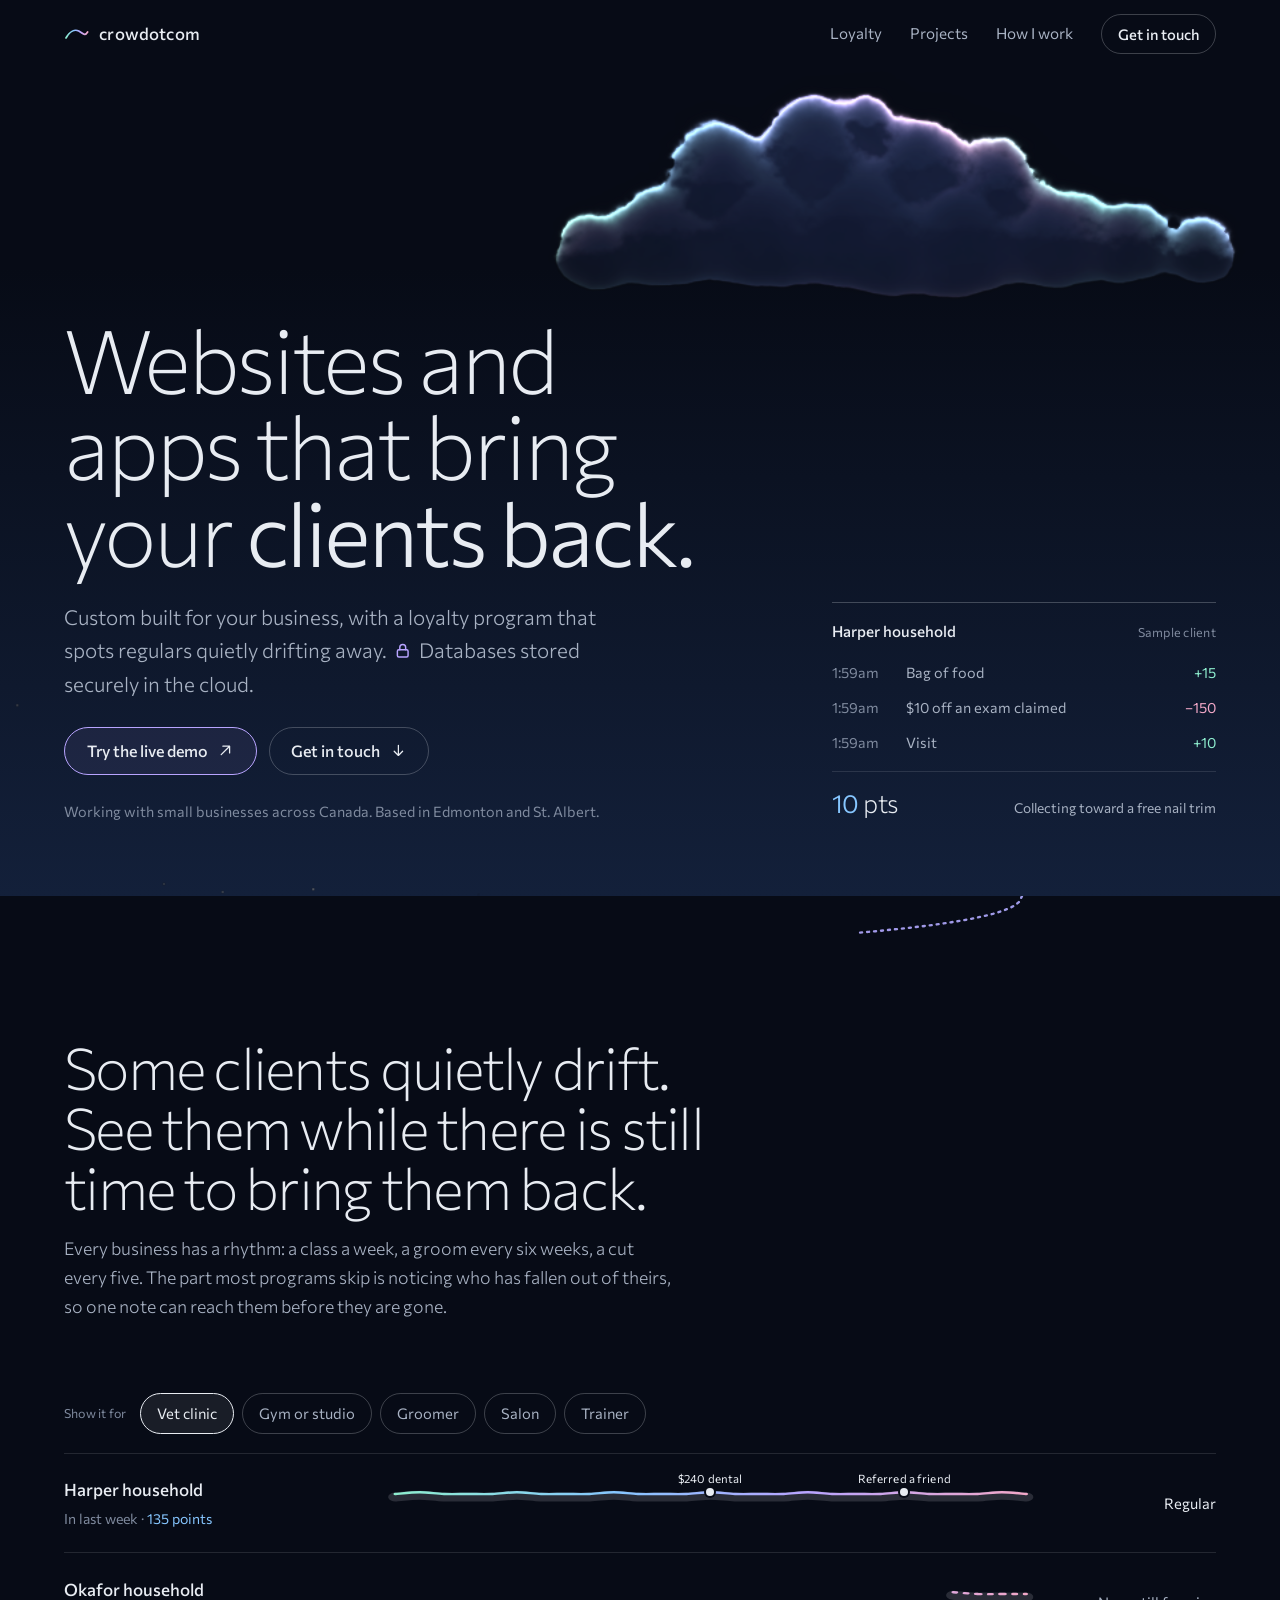
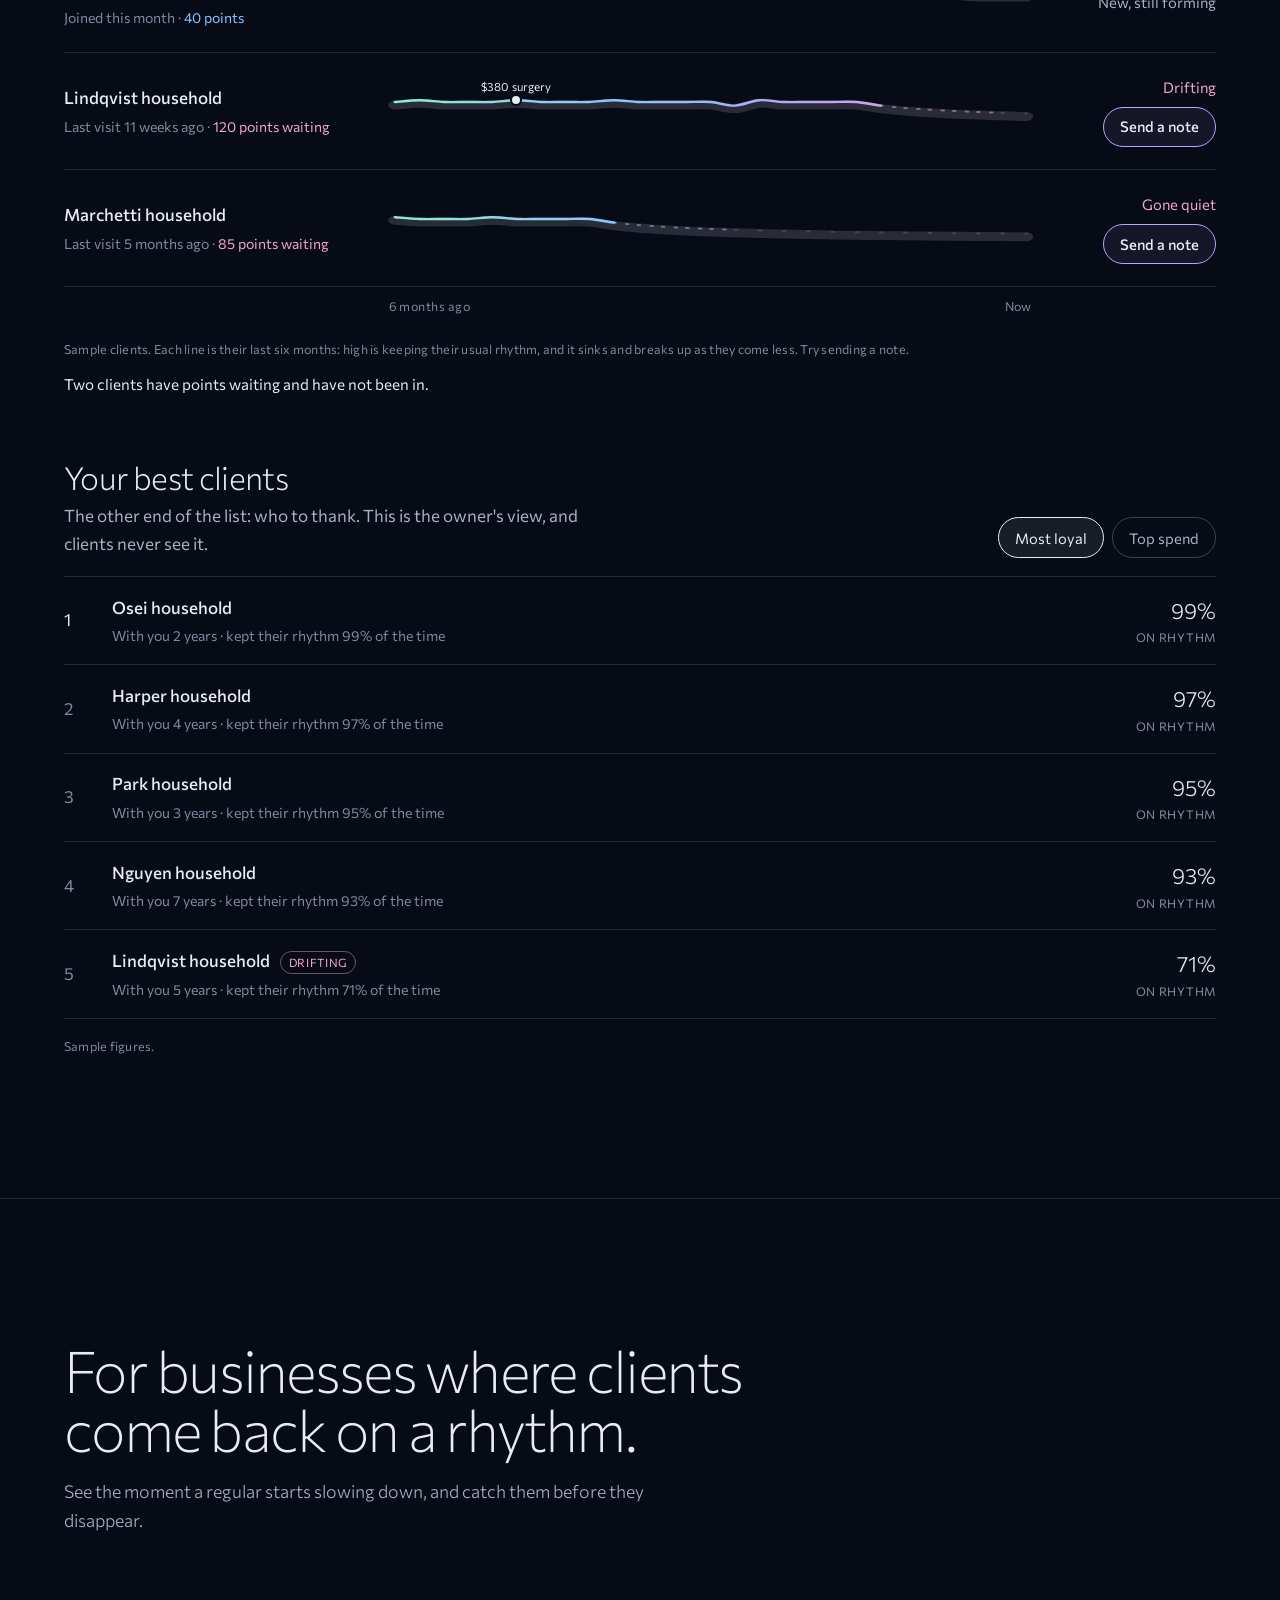
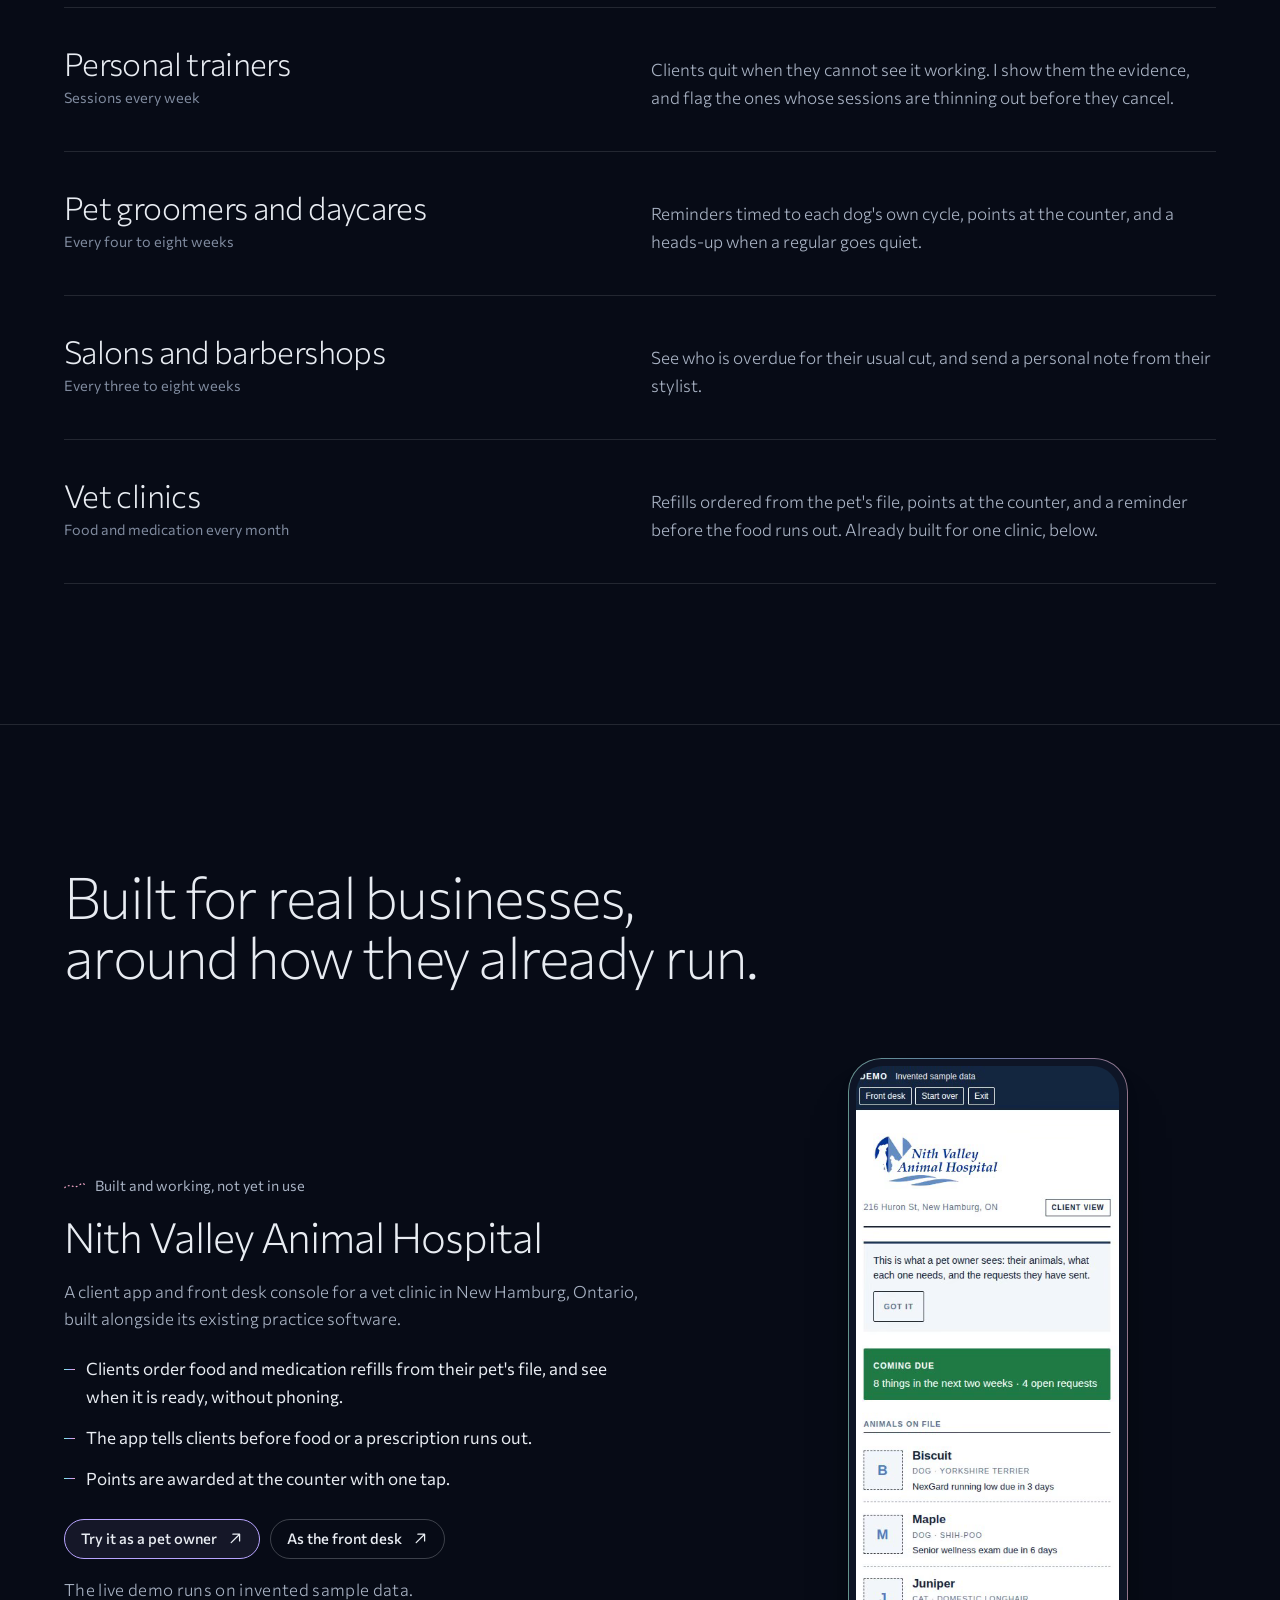
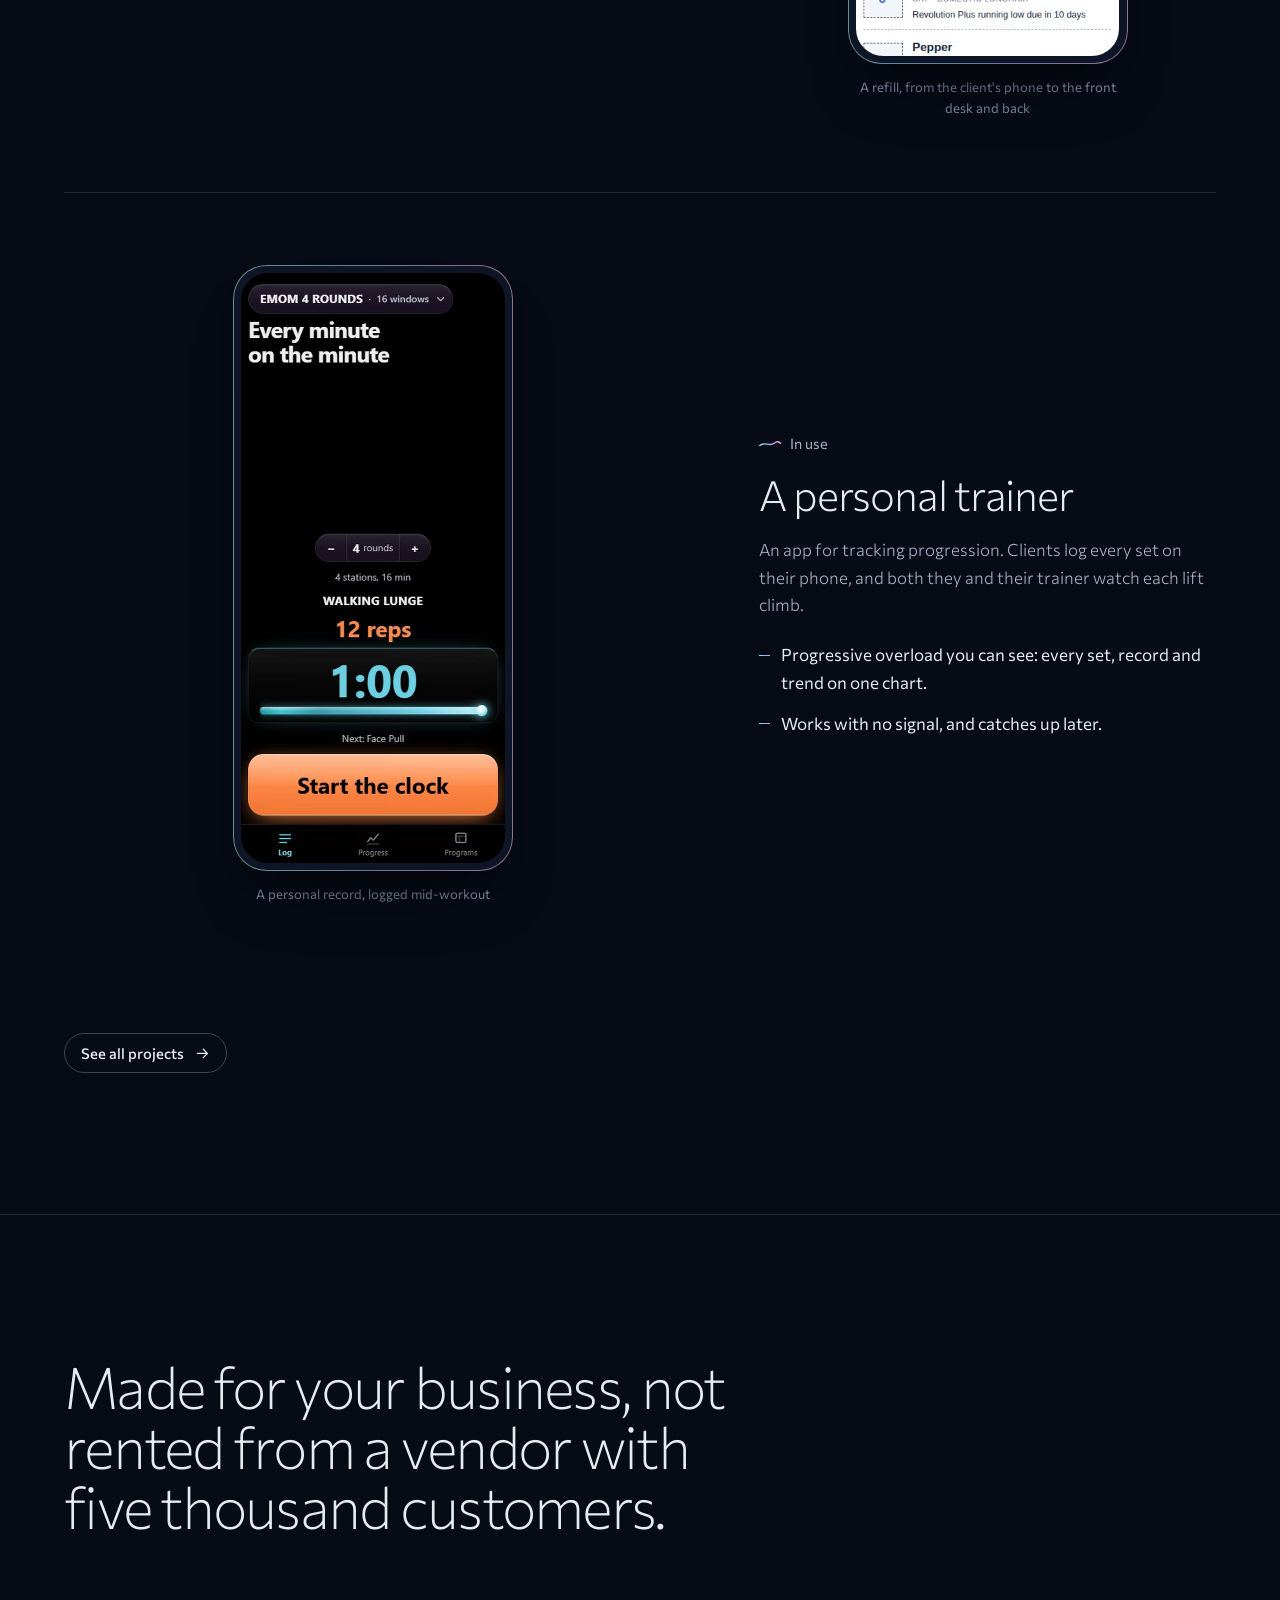
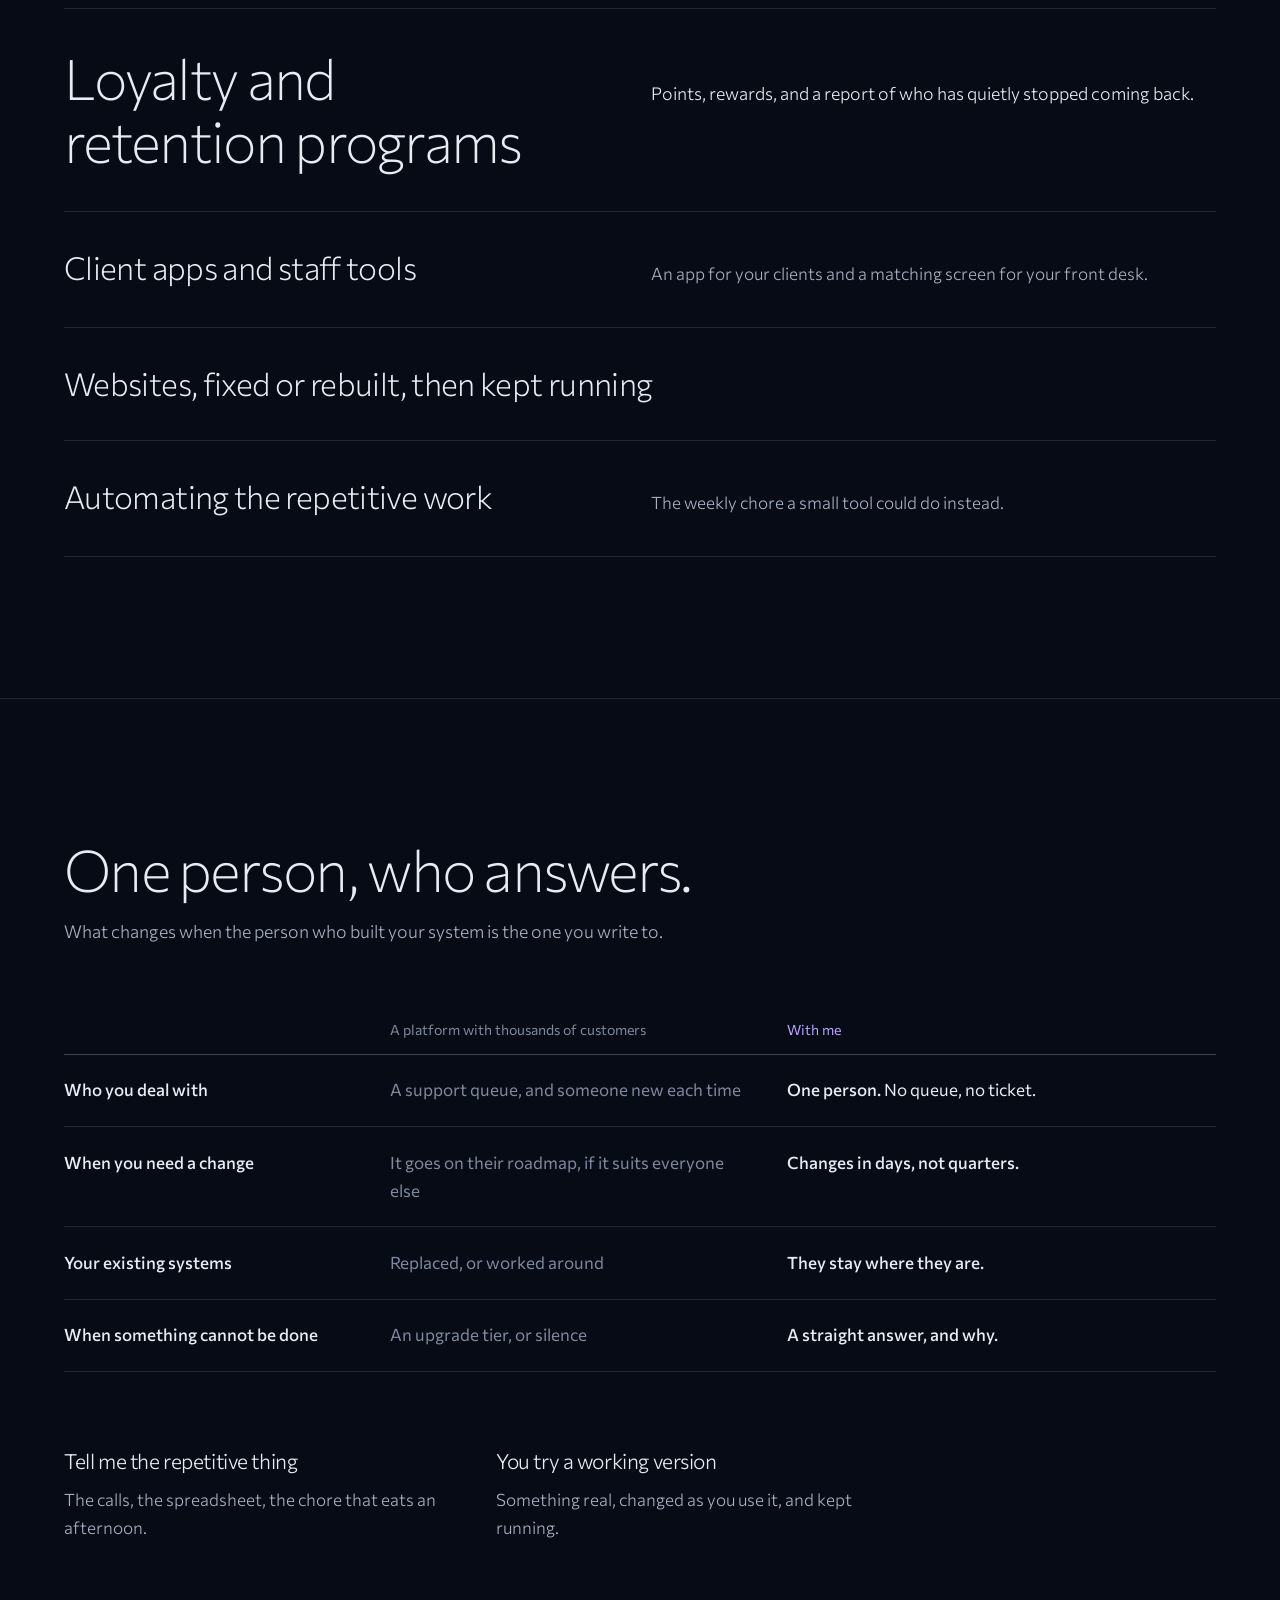
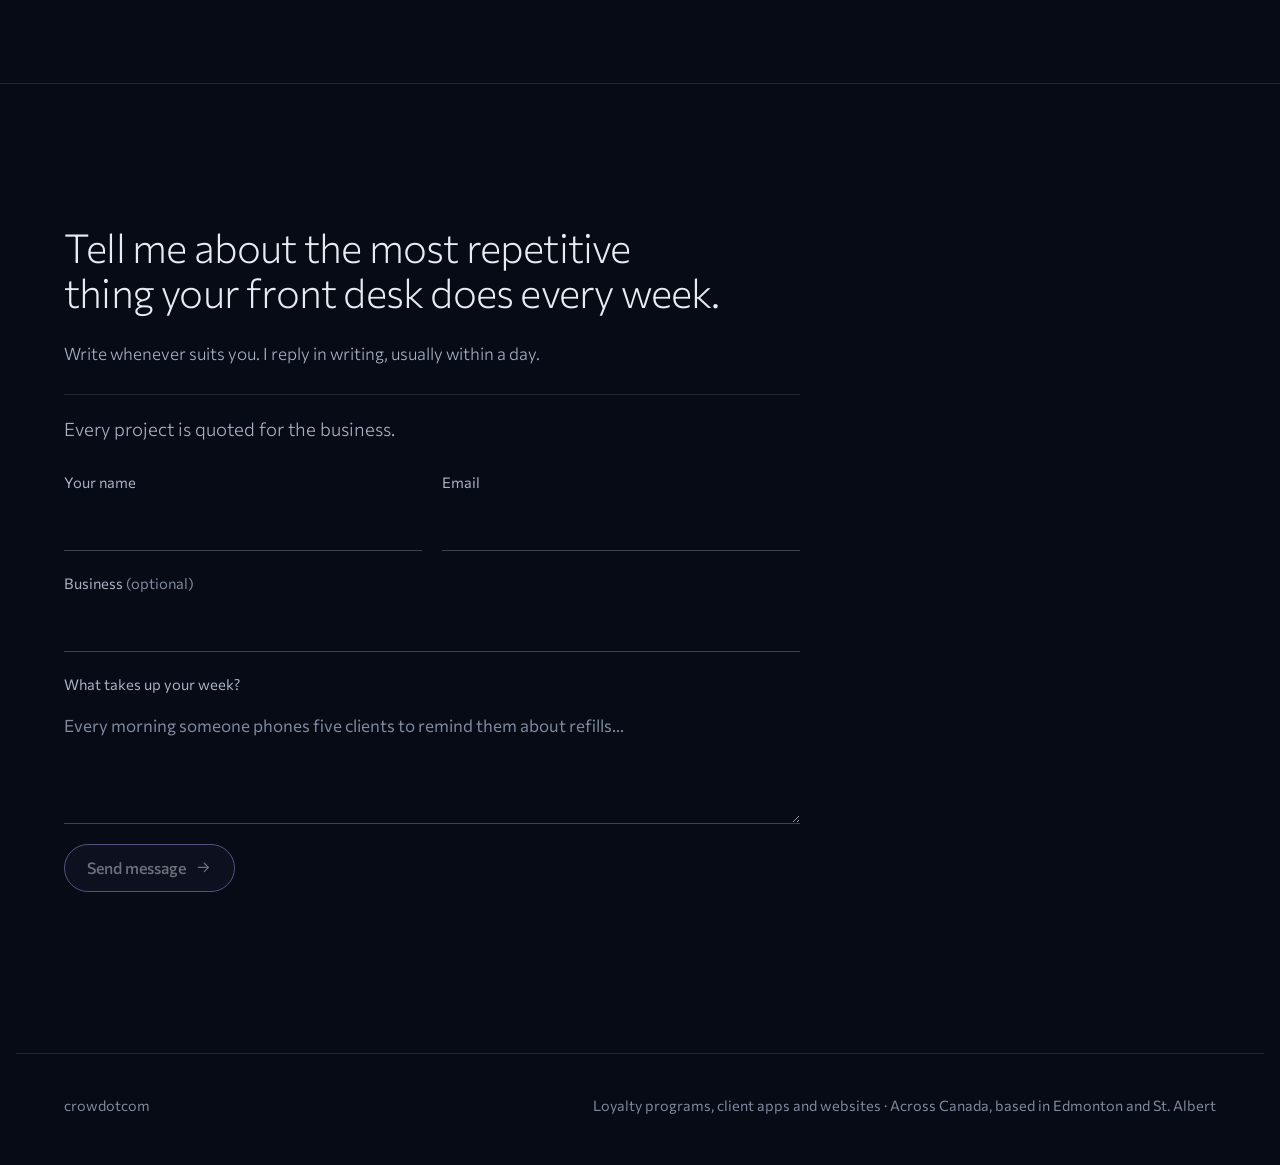
<file: index.html>
<!doctype html>
<html lang="en">
<head>
<meta charset="utf-8">
<meta name="viewport" content="width=device-width, initial-scale=1, viewport-fit=cover">
<title>crowdotcom</title>
<meta name="description" content="Loyalty programs, client apps and websites for small businesses across Canada, built and run by one person in Edmonton and St. Albert, Alberta.">
<meta name="theme-color" content="#070b16">
<link rel="stylesheet" href="assets/site.css">
</head>
<body>

<svg width="0" height="0" style="position:absolute" aria-hidden="true" focusable="false">
  <defs>
    <linearGradient id="spectrum" x1="0" x2="1" y1="0" y2="0">
      <stop offset="0" stop-color="#8eeecf"/>
      <stop offset=".35" stop-color="#86c6ff"/>
      <stop offset=".65" stop-color="#b8a4ff"/>
      <stop offset="1" stop-color="#f3a8c8"/>
    </linearGradient>
    <!-- The timeline lines take the spectrum across the whole six months rather than across their
         own drawn extent: a flat line has no height to spread a gradient over and would vanish,
         and pinned to the timeline the colour itself reads as time, mint long ago, rose now. -->
    <linearGradient id="spectrum-line" gradientUnits="userSpaceOnUse" x1="4" x2="396" y1="0" y2="0">
      <stop offset="0" stop-color="#8eeecf"/>
      <stop offset=".35" stop-color="#86c6ff"/>
      <stop offset=".65" stop-color="#b8a4ff"/>
      <stop offset="1" stop-color="#f3a8c8"/>
    </linearGradient>
    <symbol id="i-arrow" viewBox="0 0 20 20"><path d="M4 10h11M11 5l5 5-5 5" fill="none" stroke="currentColor" stroke-width="1.5" stroke-linecap="round" stroke-linejoin="round"/></symbol>
    <symbol id="i-out" viewBox="0 0 20 20"><path d="M7 5h8v8M15 5 5 15" fill="none" stroke="currentColor" stroke-width="1.5" stroke-linecap="round" stroke-linejoin="round"/></symbol>
    <symbol id="i-lock" viewBox="0 0 20 20"><rect x="4.5" y="9" width="11" height="7.5" rx="1.5" fill="none" stroke="currentColor" stroke-width="1.5"/><path d="M7 9V6.5a3 3 0 0 1 6 0V9" fill="none" stroke="currentColor" stroke-width="1.5" stroke-linecap="round"/></symbol>
    <symbol id="i-down" viewBox="0 0 20 20"><path d="M10 4v11M5 11l5 5 5-5" fill="none" stroke="currentColor" stroke-width="1.5" stroke-linecap="round" stroke-linejoin="round"/></symbol>
  </defs>
</svg>


<header class="top" id="top-bar">
  <div class="wrap">
    <a class="brand" href="#top">
      <svg viewBox="0 0 26 16" aria-hidden="true"><path d="M2 12c4-7 9-9 13-7s6 6 9 1" fill="none" stroke="url(#spectrum)" stroke-width="1.8" stroke-linecap="round"/></svg>
      <span data-brand>crowdotcom</span>
    </a>
    <nav class="nav" aria-label="Sections">
      <a href="#drifting">Loyalty</a>
      <a href="projects.html">Projects</a>
      <a href="#how">How I work</a>
      <a class="act small" href="#contact">Get in touch</a>
    </nav>
  </div>
</header>

<svg class="thread" id="thread" aria-hidden="true" focusable="false">
  <defs>
    <!-- The spectrum again, but running down the page and repeating, so the fringe turns through
         mint, ice, violet and rose as it is followed. -->
    <linearGradient id="thread-spectrum" gradientUnits="userSpaceOnUse" x1="0" y1="0" x2="0" y2="1800" spreadMethod="repeat">
      <stop offset="0" stop-color="#8eeecf"/>
      <stop offset=".3" stop-color="#86c6ff"/>
      <stop offset=".55" stop-color="#b8a4ff"/>
      <stop offset=".8" stop-color="#f3a8c8"/>
      <stop offset="1" stop-color="#8eeecf"/>
    </linearGradient>
  </defs>
  <path class="body"/>
  <path class="fringe" stroke="url(#thread-spectrum)" transform="translate(-2 -2)"/>
  <path class="forming" stroke="url(#thread-spectrum)" transform="translate(-2 -2)"/>
</svg>

<main id="top">

  <section class="sky" aria-labelledby="hero-title">
    <canvas id="sky" aria-hidden="true"></canvas>
    <div class="wrap">
      <div class="hero-copy">
        <h1 id="hero-title">Websites and apps that bring your <em>clients back.</em></h1>
        <p class="lede">Custom built for your business, with a loyalty program that spots regulars quietly drifting away. <span class="secure"><svg aria-hidden="true"><use href="#i-lock"/></svg>Databases</span> stored securely in the&nbsp;cloud.</p>
        <div class="actions">
          <a class="act primary" href="https://crowdotwave.github.io/nith-valley-app/?demo=client" target="_blank" rel="noopener">Try the live demo <svg aria-hidden="true"><use href="#i-out"/></svg></a>
          <a class="act" href="#contact">Get in touch <svg aria-hidden="true"><use href="#i-down"/></svg></a>
        </div>
        <p class="where">Working with small businesses across Canada. Based in Edmonton and St. Albert.</p>
      </div>

      <aside class="observe" aria-label="A sample client's points history">
        <div class="observe-head"><b>Harper household</b><span class="sample">Sample client</span></div>
        <ul class="log" id="log" aria-live="polite">
          <li><span class="when">Aug 26</span><span>Annual exam</span><span class="pts">+25</span></li>
          <li><span class="when">Sep 05</span><span>Bag of food</span><span class="pts">+15</span></li>
          <li><span class="when">Sep 14</span><span>Prescription refill</span><span class="pts">+10</span></li>
        </ul>
        <div class="observe-foot"><span class="total"><output id="total">135</output> pts</span><span id="next">One bag of food from $10 off an exam</span></div>
      </aside>
    </div>
  </section>

  <section class="band" id="drifting" aria-labelledby="drift-title">
    <div class="wrap">
      <div class="head">
        <h2 id="drift-title">Some clients quietly drift. See them while there is still time to bring them back.</h2>
        <p>Every business has a rhythm: a class a week, a groom every six weeks, a cut every five. The part most programs skip is noticing who has fallen out of theirs, so one note can reach them before they are gone.</p>
      </div>

      <div class="kinds" role="group" aria-label="Show it for">
        <span class="sample">Show it for</span>
        <button type="button" class="kind" data-kind="vet" aria-pressed="true">Vet clinic</button>
        <button type="button" class="kind" data-kind="gym" aria-pressed="false">Gym or studio</button>
        <button type="button" class="kind" data-kind="groom" aria-pressed="false">Groomer</button>
        <button type="button" class="kind" data-kind="salon" aria-pressed="false">Salon</button>
        <button type="button" class="kind" data-kind="trainer" aria-pressed="false">Trainer</button>
      </div>

      <ul class="clients" id="clients">
        <li class="client" data-state="vivid">
          <div class="client-name"><b>Harper household</b><span>In last week · <span class="n-held">135 points</span></span></div>
          <div class="edge"><svg class="edge-line" viewBox="0 0 400 44" preserveAspectRatio="none" aria-hidden="true"></svg></div>
          <div class="client-state"><span class="word">Regular</span></div>
        </li>
        <li class="client" data-state="forming">
          <div class="client-name"><b>Okafor household</b><span>Joined this month · <span class="n-held">40 points</span></span></div>
          <div class="edge"><svg class="edge-line" viewBox="0 0 400 44" preserveAspectRatio="none" aria-hidden="true"></svg></div>
          <div class="client-state"><span class="word">New, still forming</span></div>
        </li>
        <li class="client" data-state="dispersing">
          <div class="client-name"><b>Lindqvist household</b><span>Last visit 11 weeks ago · <span class="n-wait">120 points waiting</span></span></div>
          <div class="edge"><svg class="edge-line" viewBox="0 0 400 44" preserveAspectRatio="none" aria-hidden="true"></svg></div>
          <div class="client-state"><span class="word">Drifting</span><button class="act small primary" type="button" data-bring-back>Send a note</button></div>
        </li>
        <li class="client" data-state="absent">
          <div class="client-name"><b>Marchetti household</b><span>Last visit 7 months ago · <span class="n-wait">85 points waiting</span></span></div>
          <div class="edge"><svg class="edge-line" viewBox="0 0 400 44" preserveAspectRatio="none" aria-hidden="true"></svg></div>
          <div class="client-state"><span class="word">Gone quiet</span><button class="act small primary" type="button" data-bring-back>Send a note</button></div>
        </li>
        <li class="client key" aria-hidden="true"><span></span><div class="axis"><span>6 months ago</span><span>Now</span></div><span></span></li>
      </ul>
      <p class="drift-note"><span class="sample">Sample clients. Each line is their last six months: high is keeping their usual rhythm, and it sinks and breaks up as they come less. Try sending a note.</span><output id="drift-status">Two clients have points waiting and have not been in.</output></p>

      <div class="best" aria-labelledby="best-title">
        <div class="best-head">
          <div>
            <h3 id="best-title">Your best clients</h3>
            <p>The other end of the list: who to thank. This is the owner's view, and clients never see it.</p>
          </div>
          <div class="best-sorts" role="group" aria-label="Rank by">
            <button type="button" class="kind best-sort" data-sort="loyal" aria-pressed="true">Most loyal</button>
            <button type="button" class="kind best-sort" data-sort="spend" aria-pressed="false">Top spend</button>
          </div>
        </div>
        <ol class="best-list" id="best-list"></ol>
        <p class="sample">Sample figures.</p>
      </div>
    </div>
  </section>

  <section class="band" id="fits" aria-labelledby="fits-title">
    <div class="wrap">
      <div class="head">
        <h2 id="fits-title">For businesses where clients come back on a rhythm.</h2>
        <p>See the moment a regular starts slowing down, and catch them before they disappear.</p>
      </div>
      <ul class="offers fits">
        <li class="offer"><h3>Personal trainers<span>Sessions every week</span></h3><p>Clients quit when they cannot see it working. I show them the evidence, and flag the ones whose sessions are thinning out before they cancel.</p></li>
        <li class="offer"><h3>Pet groomers and daycares<span>Every four to eight weeks</span></h3><p>Reminders timed to each dog's own cycle, points at the counter, and a heads-up when a regular goes quiet.</p></li>
        <li class="offer"><h3>Salons and barbershops<span>Every three to eight weeks</span></h3><p>See who is overdue for their usual cut, and send a personal note from their stylist.</p></li>
        <li class="offer"><h3>Vet clinics<span>Food and medication every month</span></h3><p>Refills ordered from the pet's file, points at the counter, and a reminder before the food runs out. Already built for one clinic, below.</p></li>
      </ul>
    </div>
  </section>

  <section class="band" id="work" aria-labelledby="work-title">
    <div class="wrap">
      <div class="head">
        <h2 id="work-title">Built for real businesses, around how they already run.</h2>
      </div>

      <article class="project">
        <div class="project-text">
          <span class="status"><svg viewBox="0 0 28 10" aria-hidden="true"><path d="M1 7c6-6 12 2 18-3s7 1 8 0" fill="none" stroke="#f3a8c8" stroke-width="1.5" stroke-dasharray="1 4" stroke-linecap="round"/></svg>Built and working, not yet in use</span>
          <h3>Nith Valley Animal Hospital</h3>
          <p>A client app and front desk console for a vet clinic in New Hamburg, Ontario, built alongside its existing practice software.</p>
          <ul class="facts">
            <li>Clients order food and medication refills from their pet's file, and see when it is ready, without phoning.</li>
            <li>The app tells clients before food or a prescription runs out.</li>
            <li>Points are awarded at the counter with one tap.</li>
          </ul>
          <div class="try">
            <a class="act small primary" href="https://crowdotwave.github.io/nith-valley-app/?demo=client" target="_blank" rel="noopener">Try it as a pet owner <svg aria-hidden="true"><use href="#i-out"/></svg></a>
            <a class="act small" href="https://crowdotwave.github.io/nith-valley-app/?demo=staff" target="_blank" rel="noopener">As the front desk <svg aria-hidden="true"><use href="#i-out"/></svg></a>
          </div>
          <p class="sample">The live demo runs on invented sample data.</p>
        </div>
        <div class="project-media">
          <figure class="phone">
            <div class="phone-frame">
              <video class="demo-video" muted loop playsinline preload="none" poster="assets/work/nith-demo-poster.jpg"
                     aria-label="Recording of the clinic app: a client orders a refill of their dog's medication, the front desk reviews, approves and marks it ready, and the client sees it is ready for pickup.">
                <source src="assets/work/nith-demo.mp4" type="video/mp4">
                <source src="assets/work/nith-demo.webm" type="video/webm">
              </video>
            </div>
            <figcaption>A refill, from the client's phone to the front desk and back</figcaption>
          </figure>
        </div>
      </article>

      <article class="project flip">
        <div class="project-text">
          <span class="status"><svg viewBox="0 0 28 10" aria-hidden="true"><path d="M1 7c6-6 12 2 18-3s7 1 8 0" fill="none" stroke="url(#spectrum)" stroke-width="1.8" stroke-linecap="round"/></svg>In use</span>
          <h3>A personal trainer</h3>
          <p>An app for tracking progression. Clients log every set on their phone, and both they and their trainer watch each lift climb.</p>
          <ul class="facts">
            <li>Progressive overload you can see: every set, record and trend on one chart.</li>
            <li>Works with no signal, and catches up later.</li>
          </ul>
        </div>
        <div class="project-media">
          <figure class="phone">
            <div class="phone-frame">
              <video class="demo-video" muted loop playsinline preload="none" poster="assets/work/ptc-demo-poster.jpg"
                     aria-label="Recording of the workout app: a client picks the day's workout, logs two bench press sets, sets a personal record, then opens their progress charts and finds the new record on the bench press estimated one rep max.">
                <source src="assets/work/ptc-demo.mp4" type="video/mp4">
                <source src="assets/work/ptc-demo.webm" type="video/webm">
              </video>
            </div>
            <figcaption>A personal record, logged mid-workout</figcaption>
          </figure>
        </div>
      </article>

      <p class="more"><a class="act small" href="projects.html">See all projects <svg aria-hidden="true"><use href="#i-arrow"/></svg></a></p>
    </div>
  </section>

  <section class="band" id="build" aria-labelledby="build-title">
    <div class="wrap">
      <div class="head">
        <h2 id="build-title">Made for your business, not rented from a vendor with five thousand customers.</h2>
      </div>
      <ul class="offers">
        <li class="offer lead"><h3>Loyalty and retention programs</h3><p>Points, rewards, and a report of who has quietly stopped coming back.</p></li>
        <li class="offer"><h3>Client apps and staff tools</h3><p>An app for your clients and a matching screen for your front desk.</p></li>
        <li class="offer"><h3>Websites, fixed or rebuilt, then kept running</h3></li>
        <li class="offer"><h3>Automating the repetitive work</h3><p>The weekly chore a small tool could do instead.</p></li>
      </ul>
    </div>
  </section>

  <section class="band" id="how" aria-labelledby="how-title">
    <div class="wrap">
      <div class="head">
        <h2 id="how-title">One person, who answers.</h2>
        <p>What changes when the person who built your system is the one you write to.</p>
      </div>
      <div class="versus" role="table" aria-label="A rented platform compared with working with me">
        <div class="versus-row labels" role="row"><span role="columnheader"></span><span role="columnheader">A platform with thousands of customers</span><span role="columnheader" class="me">With me</span></div>
        <div class="versus-row" role="row"><span class="versus-q" role="rowheader">Who you deal with</span><span class="versus-them" role="cell">A support queue, and someone new each time</span><span class="versus-me" role="cell"><b>One person.</b> No queue, no ticket.</span></div>
        <div class="versus-row" role="row"><span class="versus-q" role="rowheader">When you need a change</span><span class="versus-them" role="cell">It goes on their roadmap, if it suits everyone else</span><span class="versus-me" role="cell"><b>Changes in days, not quarters.</b></span></div>
        <div class="versus-row" role="row"><span class="versus-q" role="rowheader">Your existing systems</span><span class="versus-them" role="cell">Replaced, or worked around</span><span class="versus-me" role="cell"><b>They stay where they are.</b></span></div>
        <div class="versus-row" role="row"><span class="versus-q" role="rowheader">When something cannot be done</span><span class="versus-them" role="cell">An upgrade tier, or silence</span><span class="versus-me" role="cell"><b>A straight answer, and why.</b></span></div>
      </div>

      <!-- [DECIDE] New copy, not in the brief: confirm these two steps match how Chris wants to start. -->
      <div class="start">
        <div><h3>Tell me the repetitive thing</h3><p>The calls, the spreadsheet, the chore that eats an afternoon.</p></div>
        <div><h3>You try a working version</h3><p>Something real, changed as you use it, and kept running.</p></div>
      </div>
    </div>
  </section>

  <section class="band closing" id="contact" aria-labelledby="contact-title">
    <div class="wrap">
      <div class="contact">
        <h2 id="contact-title">Tell me about the most repetitive thing your front desk does every week.</h2>
        <p>Write whenever suits you. I reply in writing, usually within a day.</p>
        <p class="price">Every project is quoted for the business.</p>
        <!-- [DECIDE] Replace YOUR_FORM_ID with the real Formspree form ID. The form switches on by itself once it is replaced. -->
        <form id="contact-form" action="https://formspree.io/f/YOUR_FORM_ID" method="POST">
          <div class="row">
            <div class="field"><label for="f-name">Your name</label><input id="f-name" name="name" type="text" autocomplete="name" required></div>
            <div class="field"><label for="f-email">Email</label><input id="f-email" name="email" type="email" autocomplete="email" required></div>
          </div>
          <div class="field"><label for="f-business">Business <span class="opt">(optional)</span></label><input id="f-business" name="business" type="text" autocomplete="organization"></div>
          <div class="field"><label for="f-message">What takes up your week?</label><textarea id="f-message" name="message" placeholder="Every morning someone phones five clients to remind them about refills..." required></textarea></div>
          <div><button class="act primary" id="f-send" type="submit">Send message <svg aria-hidden="true"><use href="#i-arrow"/></svg></button></div>
          <p class="form-note" id="form-status" role="status" aria-live="polite"></p>
        </form>
      </div>
    </div>
  </section>

</main>

<footer>
  <div class="wrap">
    <span data-brand>crowdotcom</span>
    <span>Loyalty programs, client apps and websites · Across Canada, based in Edmonton and St. Albert</span>
  </div>
</footer>

<script>
  // [DECIDE] The business name. Change it here and it updates everywhere.
  const BRAND = "crowdotcom";
  document.querySelectorAll("[data-brand]").forEach(el => { el.textContent = BRAND; });
  document.title = BRAND;

  const still = window.matchMedia("(prefers-reduced-motion: reduce)").matches;

  // Header gains a ground once the sky has scrolled away.
  (function () {
    const bar = document.getElementById("top-bar");
    const onScroll = () => bar.classList.toggle("scrolled", window.scrollY > 40);
    onScroll(); addEventListener("scroll", onScroll, { passive: true });
  })();

  /* The sky ----------------------------------------------------------------
     A cloud at night rendered in WebGL: a cumulus bank of rounded billows,
     dark against a pale patch of sky, lined along its top in silver that
     turns iridescent, and hiding the stars behind it. Stars also keep
     clear of every line of text and every control, so nothing sparkles
     between the words. Drawn at a
     capped resolution and frame rate, paused off screen and in a hidden tab,
     and drawn once as a still for reduced motion. Without WebGL the CSS
     night gradient behind it stands alone. */
  (function () {
    const canvas = document.getElementById("sky");
    const gl = canvas.getContext("webgl", { antialias: false, premultipliedAlpha: false, alpha: true });
    if (!gl) return;

    const vs = `attribute vec2 p; void main(){ gl_Position = vec4(p, 0.0, 1.0); }`;
    const fs = `
      precision mediump float;
      // cloud: where the middle of the cloud's base sits (canvas pixels, y up) and how many pixels
      // one unit of cloud is. One unit is roughly the height of a middling billow.
      uniform vec2 res; uniform float t; uniform vec3 cloud;
      // keep: boxes the stars stay out of, as centre and half size in canvas pixels. pad: the
      // soft margin around each one.
      uniform vec4 keep[KEEP]; uniform float pad;
      float h(vec2 p){ return fract(sin(dot(p, vec2(127.1, 311.7))) * 43758.5453); }
      float n(vec2 p){ vec2 i = floor(p), f = fract(p); vec2 u = f*f*(3.0-2.0*f);
        return mix(mix(h(i), h(i+vec2(1,0)), u.x), mix(h(i+vec2(0,1)), h(i+vec2(1,1)), u.x), u.y); }
      float fbm(vec2 p){ float v = 0.0, a = 0.5; for (int i = 0; i < 5; i++){ v += a*n(p); p = p*2.03 + 17.1; a *= 0.5; } return v; }
      vec3 spectrum(float x){
        vec3 mint = vec3(0.557,0.933,0.812), ice = vec3(0.525,0.776,1.0), violet = vec3(0.722,0.643,1.0), rose = vec3(0.953,0.659,0.784);
        x = fract(x) * 4.0;
        if (x < 1.0) return mix(mint, ice, x);
        if (x < 2.0) return mix(ice, violet, x-1.0);
        if (x < 3.0) return mix(violet, rose, x-2.0);
        return mix(rose, mint, x-3.0);
      }
      float smin(float a, float b, float k){ float x = clamp(0.5 + 0.5*(b-a)/k, 0.0, 1.0); return mix(b, a, x) - k*x*(1.0-x); }
      float lobe(vec2 c, float x, float y, float r, float d, float k){
        r += 0.03 * sin(t * 0.16 + x * 1.7 + y * 2.3);
        return smin(d, length(c - vec2(x, y)) - r, k);
      }
      // A cumulus: a row of billows on a flattish base, with a second tier of domes heaped on the
      // middle, each kept distinct so the top reads as rounded heads with folds between them.
      float shape(vec2 c){
        float d = 9.0;
        d = lobe(c, -2.6, 0.22, 0.40, d, 0.22); d = lobe(c, -1.9, 0.32, 0.58, d, 0.22);
        d = lobe(c, -1.1, 0.38, 0.70, d, 0.22); d = lobe(c, -0.2, 0.42, 0.78, d, 0.22);
        d = lobe(c, 0.7, 0.38, 0.70, d, 0.22); d = lobe(c, 1.5, 0.32, 0.58, d, 0.22);
        d = lobe(c, 2.25, 0.25, 0.44, d, 0.22); d = lobe(c, 2.85, 0.18, 0.30, d, 0.22);
        d = lobe(c, -1.45, 0.92, 0.44, d, 0.17); d = lobe(c, -0.6, 1.12, 0.52, d, 0.17);
        d = lobe(c, 0.3, 1.02, 0.48, d, 0.17); d = lobe(c, 1.05, 0.86, 0.38, d, 0.17);
        d = lobe(c, -0.15, 1.42, 0.3, d, 0.15);
        return -smin(-d, c.y + 0.1 + 0.07 * sin(c.x * 1.9 + 0.6) + 0.035 * sin(c.x * 4.3), 0.36);
      }
      // Billows on the billows: the outline churns slowly, finer at the edge than in the mass.
      float field(vec2 c, float d){
        float m = mix(0.4, 1.0, smoothstep(0.0, 0.45, c.y));
        return d + ((fbm(c * 1.9 + vec2(t * 0.025, t * 0.006)) - 0.5) * 0.24
                 + (fbm(c * 5.5 + vec2(-t * 0.04, 0.0)) - 0.5) * 0.05) * m;
      }
      void main(){
        vec2 px = gl_FragCoord.xy;
        vec2 c = (px - cloud.xy) / cloud.z;
        float aa = 1.2 / cloud.z;

        // The sky behind: a pale patch just above and behind the cloud, as if the light lining it
        // sits there, so the dark mass reads as a silhouette. And stars, which the cloud hides.
        vec2 g = (c - vec2(0.2, 1.25)) / vec2(4.2, 2.1);
        float glow = exp(-dot(g, g)) * 0.95;
        vec3 light = vec3(0.07, 0.10, 0.20) * glow;
        vec2 cell = floor(px / 2.0);
        float s = h(cell);
        float star = step(0.9965, s) * (0.35 + 0.65 * h(cell + 3.1)) * (0.8 + 0.2 * sin(t * 1.3 + s * 60.0));
        if (star > 0.0) {
          for (int i = 0; i < KEEP; i++) {
            vec2 q = abs(px - keep[i].xy) - keep[i].zw;
            star *= smoothstep(0.0, pad, length(max(q, 0.0)) + min(max(q.x, q.y), 0.0));
          }
        }

        float d0 = shape(c);
        float cover = 0.0;
        vec3 body = vec3(0.0);
        if (d0 < 0.75) {
          float d = field(c, d0);
          float up = field(c + vec2(0.0, 0.07), shape(c + vec2(0.0, 0.07)));
          // Positive where the outline faces up, toward the light.
          float facing = smoothstep(-0.1, 0.8, (up - d) / 0.07);
          cover = smoothstep(aa, -aa, d);
          vec3 iri = spectrum(c.x * 0.22 + d * 1.6 + t * 0.012);

          // The mass: dark, with the upper side of every billow catching a little light and the
          // folds between them left in shadow, so it has volume rather than reading as a hole.
          float depth = clamp(-d / 0.55, 0.0, 1.0);
          float bill = fbm(c * 2.6 + vec2(t * 0.02, 1.7));
          float shade = 0.2 + 0.5 * facing * (1.0 - 0.75 * depth) + (bill - 0.42) * 0.35 + c.y * 0.07;
          body = mix(vec3(0.016, 0.022, 0.048), vec3(0.10, 0.115, 0.19), clamp(shade, 0.0, 1.0));
          // Light soaking into the thin edge from above.
          body += iri * exp(min(d, 0.0) / 0.1) * 0.18 * facing;

          // The silver lining: bright and iridescent where the edge faces up, a thread below.
          float rim = exp(-abs(d) / 0.035) + 0.45 * exp(-abs(d) / 0.1);
          light += mix(vec3(0.91, 0.93, 0.95), iri, 0.72) * rim * (0.12 + 0.95 * facing) * 0.85;
        }
        light += vec3(star) * (1.0 - cover);

        float la = clamp(max(max(light.r, light.g), light.b), 0.0, 1.0);
        float ba = cover * 0.94;
        float alpha = la + ba * (1.0 - la);
        vec3 col = (light + body * ba * (1.0 - la)) / max(alpha, 0.001);
        gl_FragColor = vec4(col, alpha);
      }`;

    const compile = (type, src) => { const s = gl.createShader(type); gl.shaderSource(s, src); gl.compileShader(s); return gl.getShaderParameter(s, gl.COMPILE_STATUS) ? s : null; };
    const KEEP = 24;
    const v = compile(gl.VERTEX_SHADER, vs), f = compile(gl.FRAGMENT_SHADER, `#define KEEP ${KEEP}\n` + fs);
    if (!v || !f) return;
    const prog = gl.createProgram(); gl.attachShader(prog, v); gl.attachShader(prog, f); gl.linkProgram(prog);
    if (!gl.getProgramParameter(prog, gl.LINK_STATUS)) return;
    gl.useProgram(prog);
    const buf = gl.createBuffer(); gl.bindBuffer(gl.ARRAY_BUFFER, buf);
    gl.bufferData(gl.ARRAY_BUFFER, new Float32Array([-1, -1, 1, -1, -1, 1, 1, 1]), gl.STATIC_DRAW);
    const loc = gl.getAttribLocation(prog, "p"); gl.enableVertexAttribArray(loc); gl.vertexAttribPointer(loc, 2, gl.FLOAT, false, 0, 0);
    const uRes = gl.getUniformLocation(prog, "res"), uT = gl.getUniformLocation(prog, "t"), uCloud = gl.getUniformLocation(prog, "cloud");
    const uKeep = gl.getUniformLocation(prog, "keep"), uPad = gl.getUniformLocation(prog, "pad");
    const keepData = new Float32Array(KEEP * 4);
    gl.enable(gl.BLEND); gl.blendFunc(gl.SRC_ALPHA, gl.ONE_MINUS_SRC_ALPHA);

    const scale = Math.min(window.devicePixelRatio || 1, 1.25) * 0.75;
    const heading = document.getElementById("hero-title");
    function size() {
      const w = Math.round(canvas.clientWidth * scale), hgt = Math.round(canvas.clientHeight * scale);
      if (canvas.width !== w || canvas.height !== hgt) { canvas.width = w; canvas.height = hgt; gl.viewport(0, 0, w, hgt); }
      gl.uniform2f(uRes, w, hgt);
      // The cloud takes the clear sky above the headline, whatever the layout: over the right
      // column on a wide screen, and as a bank across the top on a phone. Measured in CSS
      // pixels from the top of the sky, then turned into canvas pixels with y running up.
      const cw = Math.max(canvas.clientWidth, 1), ch = Math.max(canvas.clientHeight, 1), k = w / cw;
      const top = canvas.getBoundingClientRect().top;
      const headTop = heading ? heading.getBoundingClientRect().top - top : ch * 0.35;
      const wide = cw >= 960;
      const floor = Math.max(120, headTop - (wide ? 34 : 18));
      const ceiling = wide ? 92 : 84;
      // Tall enough to fill the clear sky, but never wider than the screen: a whole cloud reads
      // as a cloud, a cropped bank reads as a stripe. Whatever height is left over goes evenly
      // above and below it.
      const unit = Math.max(28, Math.min((floor - ceiling) / 1.72, cw * 0.92 / 6));
      const base = floor - Math.max(0, (floor - ceiling - unit * 1.72) / 2);
      gl.uniform3f(uCloud, cw * (wide ? 0.69 : 0.5) * k, (ch - base) * k, unit * k);
      clear(top, ch, k);
    }
    // The boxes the stars stay out of: each line of text on its own (so the sky between short
    // lines still has stars), and whole boxes for the buttons, the nav and the points panel.
    // Measured every frame, since the nav stays put while the hero scrolls under it.
    const textOf = ["#hero-title", ".hero-copy .lede", ".hero-copy .where", ".top .brand", ".nav a:not(.act)"];
    const boxOf = [".hero-copy .act", ".nav .act", ".observe"];
    function lines(el) {
      const r = document.createRange(); r.selectNodeContents(el);
      const out = [];
      for (const b of r.getClientRects()) {
        if (b.width < 1 || b.height < 1) continue;
        const row = out.find((o) => b.top < o.bottom - 2 && b.bottom > o.top + 2);
        if (row) { row.left = Math.min(row.left, b.left); row.right = Math.max(row.right, b.right); row.top = Math.min(row.top, b.top); row.bottom = Math.max(row.bottom, b.bottom); }
        else out.push({ left: b.left, right: b.right, top: b.top, bottom: b.bottom });
      }
      return out;
    }
    function clear(top, ch, k) {
      const boxes = [];
      for (const s of textOf) document.querySelectorAll(s).forEach((el) => boxes.push(...lines(el)));
      for (const s of boxOf) document.querySelectorAll(s).forEach((el) => boxes.push(el.getBoundingClientRect()));
      const left = canvas.getBoundingClientRect().left, grow = 12;
      // Unused slots: an empty box far off canvas. Kept small so a phone's 16-bit floats hold it.
      for (let i = 0; i < KEEP; i++) keepData.set([-8000, -8000, 0, 0], i * 4);
      boxes.slice(0, KEEP).forEach((b, i) => {
        const cx = (b.left + b.right) / 2 - left, cy = (b.top + b.bottom) / 2 - top;
        keepData.set([cx * k, (ch - cy) * k, ((b.right - b.left) / 2 + grow) * k, ((b.bottom - b.top) / 2 + grow) * k], i * 4);
      });
      gl.uniform4fv(uKeep, keepData);
      gl.uniform1f(uPad, 22 * k);
    }
    const start = performance.now();
    function draw(now) {
      size();
      gl.clearColor(0, 0, 0, 0); gl.clear(gl.COLOR_BUFFER_BIT);
      gl.uniform1f(uT, still ? 40 : 40 + (now - start) / 1000);
      gl.drawArrays(gl.TRIANGLE_STRIP, 0, 4);
    }

    // The still is drawn once, so it has to be drawn again once the type has loaded: the cloud
    // is placed from the headline, and the headline moves when its font arrives.
    if (still) {
      const once = () => draw(performance.now());
      once(); addEventListener("resize", once); addEventListener("load", once);
      if (document.fonts && document.fonts.ready) document.fonts.ready.then(once);
      return;
    }
    let visible = true, last = 0, raf = 0;
    const loop = (now) => { raf = requestAnimationFrame(loop); if (!visible || document.hidden || now - last < 33) return; last = now; draw(now); };
    new IntersectionObserver(([e]) => { visible = e.isIntersecting; }).observe(canvas);
    raf = requestAnimationFrame(loop);
  })();

  /* The observation panel prints a sample client's history, one line at a
     time, on top of what is already visible. Example data only. */
  (function () {
    const log = document.getElementById("log"), total = document.getElementById("total"), next = document.getElementById("next");
    // Earning cycles through ordinary visits, and a reward is only ever claimed once the balance
    // covers it: it used to claim a nail trim on a fixed beat whether or not the points were
    // there, so a panel left open ran the total into the negatives and kept going.
    const earns = [["Bag of food", 15], ["Visit", 10], ["Prescription refill", 10], ["Annual exam", 25], ["Visit", 10]];
    const REWARD = ["$10 off an exam claimed", 150];
    let points = 135, i = 0;
    const stamp = () => new Date().toLocaleTimeString([], { hour: "numeric", minute: "2-digit" }).replace(/\s?([AP]M)$/i, (m, x) => x.toLowerCase());
    function add() {
      let what, pts;
      if (points >= REWARD[1]) [what, pts] = [REWARD[0], -REWARD[1]];
      else { [what, pts] = earns[i % earns.length]; i++; }
      points = Math.max(0, points + pts);
      const li = document.createElement("li"); li.className = "fresh";
      li.innerHTML = '<span class="when"></span><span></span><span class="pts"></span>';
      li.children[0].textContent = stamp(); li.children[1].textContent = what; li.children[2].textContent = (pts > 0 ? "+" : "−") + Math.abs(pts); if (pts < 0) li.children[2].classList.add("spent");
      log.appendChild(li);
      while (log.children.length > 3) log.removeChild(log.firstElementChild);
      total.textContent = points;
      next.textContent = points >= 150 ? "Enough for $10 off an exam" : points >= 100 ? "A free nail trim is ready to claim" : "Collecting toward a free nail trim";
    }
    if (!still) setInterval(() => { if (!document.hidden) add(); }, 4200);
  })();

  /* Drifting clients, told in five businesses, and every line is a real reading of the sample.
     Big moments sit on the line as marks, and the best clients are ranked underneath.
     Left to right is the last six months, with now at the right hand end. Height is how closely
     the client is keeping to THEIR OWN usual rhythm, so a monthly food pickup, a weekly class and a
     six week groom all sit at the same height when kept. It sinks the longer somebody is overdue,
     each bump is a visit, and the fringe stays whole while they are on rhythm, thins as they slip
     and fades once they have stopped. The words beside each line say the same thing the line
     draws. All of it is sample data. */
  (function () {
    const WEEKS = 26;
    // Interval businesses: the weeks a client came in (negative is before the window) and how
    // many weeks apart their visits usually are.
    const every = (n, visits) => ({ every: n, visits });
    // Frequency businesses: visits per week, and what is usual for this client. null is before
    // they joined.
    const weekly = (usual, runs) => {
      const counts = Array(WEEKS + 1).fill(null);
      runs.forEach(([from, to, v]) => { for (let w = from; w <= to; w++) counts[w] = Array.isArray(v) ? v[(w - from) % v.length] : v; });
      return { usual, counts };
    };

    const KINDS = {
      vet: { status: "Two clients have points waiting and have not been in.", rows: [
        ["Harper household", "In last week", "135 points", "held", "Regular", null, every(4, [-3, 1, 5, 9, 13, 17, 21, 25]), [[13, "$240 dental"], [21, "Referred a friend"]]],
        ["Okafor household", "Joined this month", "40 points", "held", "New, still forming", null, every(4, [23])],
        ["Lindqvist household", "Last visit 11 weeks ago", "120 points waiting", "wait", "Drifting", "the Lindqvist household", every(4, [-3, 1, 5, 9, 15]), [[5, "$380 surgery"]]],
        ["Marchetti household", "Last visit 5 months ago", "85 points waiting", "wait", "Gone quiet", "the Marchetti household", every(4, [-8, -4, 0, 4])]] },
      gym: { status: "Two members are still paying and have stopped coming.", rows: [
        ["Priya S.", "4 check-ins this week", "Unlimited", "held", "Regular", null, weekly(3, [[0, 26, [3, 4, 3, 3, 4, 2, 3, 4, 3]]]), [[9, "1 year a member"], [18, "Brought a friend"]]],
        ["Dan M.", "Joined 3 weeks ago", "2 classes a week", "held", "New, still forming", null, weekly(2, [[23, 26, 2]])],
        ["Alex R.", "Was 3 a week, 1 in the last fortnight", "Still billed", "wait", "Drifting", "Alex", weekly(3, [[0, 20, [3, 3, 4, 3]], [21, 22, 2], [23, 24, 1], [25, 25, 0], [26, 26, 1]]), [[6, "$400 PT package"]]],
        ["Jordan T.", "No check-in for 5 weeks", "Still billed", "wait", "Gone quiet", "Jordan", weekly(2, [[0, 21, [2, 3, 2, 2]], [22, 26, 0]])]] },
      groom: { status: "Two dogs are past their usual groom.", rows: [
        ["Biscuit", "Every 6 weeks", "Due in 2 weeks", "held", "Regular", null, every(6, [-2, 4, 10, 16, 22]), [[10, "4 years with you"], [22, "Referred 2 friends"]]],
        ["Maple", "First groom last month", "Rebooked", "held", "New, still forming", null, every(6, [22])],
        ["Juniper", "Usually every 5 weeks", "Now at 9", "wait", "Drifting", "Juniper's owner", every(5, [-3, 2, 7, 12, 17]), [[7, "$140 spa groom"]]],
        ["Pepper", "Last groom 5 months ago", "60 points waiting", "wait", "Gone quiet", "Pepper's owner", every(6, [-8, -2, 4])]] },
      salon: { status: "Two clients are past their usual cut.", rows: [
        ["Mei L.", "Every 5 weeks", "Booked for Friday", "held", "Regular", null, every(5, [-4, 1, 6, 11, 16, 21]), [[11, "$280 colour"], [21, "6 years with you"]]],
        ["Sam K.", "Second visit last week", "Rebooked", "held", "New, still forming", null, every(4, [21, 25])],
        ["Rachel B.", "Usually every 6 weeks", "Now at 10", "wait", "Drifting", "Rachel", every(6, [-2, 4, 10, 16]), [[4, "$320 colour"]]],
        ["Tom H.", "Last cut 5 months ago", "Not rebooked", "wait", "Gone quiet", "Tom", every(5, [-6, -1, 4])]] },
      trainer: { status: "Two clients stopped before they saw their progress.", rows: [
        ["Leah B.", "3 sessions a week", "Squat up 20 lb", "held", "Regular", null, weekly(3, [[0, 26, [3, 3, 4, 3, 2, 3]]]), [[12, "Squat record"], [20, "Renewed 3 months"]]],
        ["Noah P.", "Started this month", "First program", "held", "New, still forming", null, weekly(2, [[23, 26, 2]])],
        ["Chloe W.", "Was twice a week, 1 in the last 3 weeks", "Progress unseen", "wait", "Drifting", "Chloe", weekly(2, [[0, 22, [2, 2, 3, 2]], [23, 23, 0], [24, 24, 1], [25, 26, 0]]), [[10, "$600 package"]]],
        ["Marcus J.", "No session since spring", "Progress unseen", "wait", "Gone quiet", "Marcus", weekly(2, [[0, 8, [2, 3, 2]], [9, 26, 0]])]] },
    };
    // The other end of the list: who to thank. The owner's eyes only, sample figures.
    const BEST = {
      vet: [["Harper household", 4, 97, 1480], ["Nguyen household", 7, 93, 2150], ["Lindqvist household", 5, 71, 1960, true], ["Park household", 3, 95, 890], ["Osei household", 2, 99, 760]],
      gym: [["Priya S.", 3, 98, 2160], ["Marco D.", 5, 91, 1890], ["Alex R.", 2, 74, 2640, true], ["Hana K.", 1, 97, 1320], ["Ben O.", 4, 88, 1560]],
      groom: [["Biscuit", 4, 100, 760], ["Otis", 6, 94, 980], ["Juniper", 3, 68, 690, true], ["Luna", 2, 96, 540], ["Rufus", 5, 90, 820]],
      salon: [["Mei L.", 6, 98, 1340], ["Rachel B.", 4, 72, 1720, true], ["Aisha M.", 3, 95, 980], ["Grace T.", 8, 92, 1110], ["Nico P.", 2, 97, 620]],
      trainer: [["Leah B.", 2, 97, 4800], ["Omar F.", 3, 90, 5200], ["Chloe W.", 1, 70, 2400, true], ["Sophie D.", 1, 94, 3600], ["Ravi K.", 4, 86, 4100]],
    };
    const STATES = ["vivid", "forming", "dispersing", "absent"];

    // How closely the client kept their rhythm, week by week. 1 is exactly on it.
    function rhythm(series) {
      const out = [];
      for (let w = 0; w <= WEEKS; w++) {
        if (series.every) {
          const past = series.visits.filter((v) => v <= w);
          if (!past.length) { out.push(null); continue; }
          const since = w - Math.max(...past);
          const onTime = since <= series.every ? 1 : series.every / since;
          out.push(onTime + (since === 0 ? 0.1 : 0));
        } else {
          const now = series.counts[w], before = series.counts[w - 1];
          if (now === null) { out.push(null); continue; }
          const avg = before === null || before === undefined ? now : (now + before) / 2;
          out.push(avg / series.usual);
        }
      }
      return out;
    }

    // One smooth line through the weeks, cut into stretches by how well each was kept, so the
    // fringe can be whole, thin or faint along its length.
    function draw(edge, series, moments) {
      const svg = edge.querySelector(".edge-line");
      const r = rhythm(series);
      const X = (w) => 4 + (w / WEEKS) * 392;
      const Y = (v) => 34 - Math.max(0, Math.min(1.25, v)) * 18;
      const pts = r.map((v, w) => (v === null ? null : [X(w), Y(v), v]));
      const first = pts.findIndex((p) => p);
      const seg = { on: "", thin: "", faint: "", body: "" };
      const clampY = (y) => Math.max(8, Math.min(36, y));
      for (let i = first; i < WEEKS; i++) {
        const p0 = pts[i - 1] || pts[i], p1 = pts[i], p2 = pts[i + 1], p3 = pts[i + 2] || p2;
        const c1 = [p1[0] + (p2[0] - p0[0]) / 6, clampY(p1[1] + (p2[1] - p0[1]) / 6)];
        const c2 = [p2[0] - (p3[0] - p1[0]) / 6, clampY(p2[1] - (p3[1] - p1[1]) / 6)];
        const piece = `M${p1[0].toFixed(1)} ${p1[1].toFixed(1)} C${c1[0].toFixed(1)} ${c1[1].toFixed(1)} ${c2[0].toFixed(1)} ${c2[1].toFixed(1)} ${p2[0].toFixed(1)} ${p2[1].toFixed(1)}`;
        const kept = (p1[2] + p2[2]) / 2;
        seg[kept >= 0.75 ? "on" : kept >= 0.4 ? "thin" : "faint"] += piece;
        seg.body += piece;
      }
      svg.innerHTML =
        `<path class="t-body" d="${seg.body}"/>` +
        `<g transform="translate(0 -3)"><path class="t-on" stroke="url(#spectrum-line)" d="${seg.on}"/>` +
        `<path class="t-thin" stroke="url(#spectrum-line)" d="${seg.thin}"/>` +
        `<path class="t-faint" stroke="url(#spectrum-line)" d="${seg.faint}"/></g>`;
      // Big moments: a spend, a milestone, a referral. Height still means rhythm; these are marks
      // ON the line, so the two never compete for one channel.
      edge.querySelectorAll(".mark").forEach((m) => m.remove());
      (moments || []).forEach(([w, label]) => {
        const v = r[w];
        if (v === null) return;
        const m = document.createElement("span");
        m.className = "mark";
        m.style.left = `${(X(w) / 400) * 100}%`;
        m.style.top = `${Y(v) - 3}px`;
        m.innerHTML = '<i></i><span class="mark-label"></span>';
        m.querySelector(".mark-label").textContent = label;
        edge.append(m);
      });
    }

    const list = document.getElementById("clients");
    const rows = [...list.querySelectorAll(".client:not(.key)")];
    const status = document.getElementById("drift-status");
    const kinds = [...document.querySelectorAll(".kind[data-kind]")];
    const count = () => list.querySelectorAll('.client[data-state="dispersing"], .client[data-state="absent"]').length;

    function show(k) {
      kinds.forEach((b) => b.setAttribute("aria-pressed", String(b.dataset.kind === k)));
      KINDS[k].rows.forEach(([name, when, fact, tone, word, to, series, moments], i) => {
        const row = rows[i];
        row.dataset.state = STATES[i];
        draw(row.querySelector(".edge"), series, moments);
        const who = row.querySelector(".client-name");
        who.textContent = "";
        const b = document.createElement("b");
        b.textContent = name;
        const line = document.createElement("span");
        line.textContent = when + " · ";
        const tag = document.createElement("span");
        tag.className = tone === "wait" ? "n-wait" : "n-held";
        tag.textContent = fact;
        line.append(tag);
        who.append(b, line);
        const state = row.querySelector(".client-state");
        state.textContent = "";
        const w = document.createElement("span");
        w.className = "word";
        w.textContent = word;
        state.append(w);
        if (to) {
          const btn = document.createElement("button");
          btn.className = "act small primary";
          btn.type = "button";
          btn.textContent = "Send a note";
          btn.addEventListener("click", () => {
            row.dataset.state = "forming";
            w.textContent = "Note sent, forming again";
            btn.remove();
            const left = count();
            status.textContent = `Note sent to ${to}. ` + (left ? `${left} still drifting.` : "Nobody is drifting.");
          });
          state.append(btn);
        }
      });
      status.textContent = KINDS[k].status;
      current = k;
      rank();
    }

    const board = document.getElementById("best-list");
    const sorts = [...document.querySelectorAll(".best-sort")];
    let current = "vet", by = "loyal";
    const money = (n) => "$" + n.toLocaleString("en-CA");
    function rank() {
      sorts.forEach((b) => b.setAttribute("aria-pressed", String(b.dataset.sort === by)));
      const list = [...BEST[current]].sort((a, b) => (by === "spend" ? b[3] - a[3] : b[2] - a[2] || b[1] - a[1]));
      board.textContent = "";
      list.forEach(([name, years, kept, spend, drifting], i) => {
        const li = document.createElement("li");
        if (drifting) li.className = "is-drifting";
        li.innerHTML = '<span class="best-rank"></span><span class="best-who"><b></b><span></span></span><span class="best-figure"><b></b><span></span></span>';
        li.querySelector(".best-rank").textContent = i + 1;
        const who = li.querySelector(".best-who b");
        who.textContent = name;
        if (drifting) { const pill = document.createElement("em"); pill.textContent = "Drifting"; who.after(pill); }
        li.querySelector(".best-who > span").textContent = `With you ${years} year${years === 1 ? "" : "s"} · kept their rhythm ${kept}% of the time`;
        li.querySelector(".best-figure b").textContent = by === "spend" ? money(spend) : kept + "%";
        li.querySelector(".best-figure span").textContent = by === "spend" ? "this year" : "on rhythm";
        board.append(li);
      });
    }
    sorts.forEach((b) => b.addEventListener("click", () => { by = b.dataset.sort; rank(); }));
    kinds.forEach((b) => b.addEventListener("click", () => show(b.dataset.kind)));
    show("vet");
  })();

  /* Recordings play only on screen; reduced motion keeps the still frame. */
  (function () {
    const videos = document.querySelectorAll(".demo-video");
    if (!videos.length || still || !("IntersectionObserver" in window)) return;
    const seen = new IntersectionObserver((entries) => {
      entries.forEach(({ target, isIntersecting }) => {
        if (isIntersecting) { target.preload = "auto"; target.play().catch(() => {}); } else target.pause();
      });
    }, { threshold: 0.35 });
    videos.forEach((v) => seen.observe(v));
  })();

  /* Contact form: posts to Formspree, which forwards to Chris's email, so the
     address never appears in this page. Off until a real form ID is set. */
  (function () {
    const form = document.getElementById("contact-form");
    const send = document.getElementById("f-send");
    const status = document.getElementById("form-status");
    const connected = !form.action.includes("YOUR_FORM_ID");
    if (!connected) { send.disabled = true; }
    form.addEventListener("submit", async (event) => {
      event.preventDefault();
      if (!connected) return;
      send.disabled = true; status.className = "form-note"; status.textContent = "Sending...";
      try {
        const response = await fetch(form.action, { method: "POST", body: new FormData(form), headers: { Accept: "application/json" } });
        if (!response.ok) throw new Error("status " + response.status);
        const done = document.createElement("p");
        done.className = "form-done"; done.setAttribute("role", "status");
        done.textContent = "Message sent. Thanks, I'll reply to the email you gave.";
        form.replaceWith(done);
      } catch (error) {
        send.disabled = false; status.className = "form-error";
        status.textContent = "That did not go through. Check your connection and try again. What you wrote is still here.";
      }
    });
  })();
  /* The thread. Built from the page's own layout, so it follows the sections wherever they fall:
     down the gutter beside each one, and out across the gap in a wide curve that lands just
     before the next heading. Scrolling draws it, with its head kept two thirds of the way down
     the screen and a short forming stretch ahead of it. */
  (function () {
    const svg = document.getElementById("thread");
    const bands = [...document.querySelectorAll("main > .band")];
    if (!svg || !bands.length || !svg.getBBox) return;
    const [body, fringe, forming] = svg.querySelectorAll("path");
    const AHEAD = 170, STEP = 6;
    let pts = [], total = 0;

    const abs = (el) => el.getBoundingClientRect().top + window.scrollY;
    const pad = (el, side) => parseFloat(getComputedStyle(el)["padding" + side]) || 0;

    function build() {
      const doc = document.documentElement;
      const W = doc.clientWidth;
      const H = document.querySelector("footer") ? abs(document.querySelector("footer")) : doc.scrollHeight;
      const lead = bands[0].querySelector("h2");
      const gx = Math.max(7, Math.round((lead ? lead.getBoundingClientRect().left : 32) / 2));
      const amp = Math.min(5, gx * 0.3);
      // Sections alternate sides: left gutter, then right, then left. Both gutters are empty at
      // every width, because the wrap pads both sides alike.
      const side = (i) => (i % 2 ? W - gx : gx);
      const f = (n) => Math.round(n * 10) / 10;
      const cross = (x0, y0, x1, y1) => { const k = (y1 - y0) * 0.6; return ` C${f(x0)} ${f(y0 + k)} ${f(x1)} ${f(y1 - k)} ${f(x1)} ${f(y1)}`; };
      let d = "";

      // Out of the hero: from under the lit cloud on the right, across to the first gutter.
      const start = abs(bands[0]) + 2, firstHead = abs(bands[0]) + pad(bands[0], "Top") - 28;
      d += `M${f(W * 0.8)} ${f(start)}` + cross(W * 0.8, start, side(0), firstHead);

      bands.forEach((band, i) => {
        const x = side(i);
        const top = abs(band) + pad(band, "Top") - 28;
        const end = abs(band) + band.offsetHeight - pad(band, "Bottom") + 28;
        // Down the gutter, a gentle waver rather than a ruled line.
        const n = Math.max(1, Math.round((end - top) / 240)), step = (end - top) / n;
        for (let s = 0; s < n; s++) {
          const y0 = top + s * step;
          d += ` C${f(x + amp)} ${f(y0 + step / 3)} ${f(x - amp)} ${f(y0 + step * 2 / 3)} ${f(x)} ${f(y0 + step)}`;
        }
        const next = bands[i + 1];
        // Across the gap in one S, landing just above the next heading on the other side.
        if (next) d += cross(x, end, side(i + 1), abs(next) + pad(next, "Top") - 28);
      });

      svg.setAttribute("width", W);
      svg.setAttribute("height", H);
      svg.setAttribute("viewBox", `0 0 ${W} ${H}`);
      [body, fringe].forEach((p) => p.setAttribute("d", d));

      total = body.getTotalLength();
      pts = [];
      for (let l = 0; l <= total; l += STEP) { const p = body.getPointAtLength(l); pts.push([p.x, p.y, l]); }
      const last = body.getPointAtLength(total); pts.push([last.x, last.y, total]);
      [body, fringe].forEach((p) => { p.style.strokeDasharray = `${total} ${total}`; });
      draw();
    }

    // The drawn length whose point sits at a given height on the page. The path only ever goes
    // down, so a binary search over the samples finds it.
    function lengthAt(y) {
      let lo = 0, hi = pts.length - 1;
      if (y <= pts[0][1]) return 0;
      if (y >= pts[hi][1]) return total;
      while (hi - lo > 1) { const m = (lo + hi) >> 1; if (pts[m][1] < y) lo = m; else hi = m; }
      const [, y0, l0] = pts[lo], [, y1, l1] = pts[hi];
      return l0 + (l1 - l0) * ((y - y0) / Math.max(1e-6, y1 - y0));
    }

    function draw() {
      if (!pts.length) return;
      let len = total;
      if (!still) {
        const doc = document.documentElement;
        const max = Math.max(1, doc.scrollHeight - window.innerHeight);
        const t = Math.min(1, window.scrollY / max);
        // Two thirds down the screen, easing to the very end as the page runs out.
        const y = window.scrollY + window.innerHeight * (0.66 + 0.34 * t * t);
        len = t >= 0.999 ? total : lengthAt(y);
      }
      const off = String(total - len);
      body.style.strokeDashoffset = off;
      fringe.style.strokeDashoffset = off;
      // The forming stretch: the next few steps of the same path, dashed and moving.
      if (still || len >= total) { forming.setAttribute("d", ""); return; }
      const a = Math.floor(len / STEP), b = Math.min(pts.length - 1, Math.ceil((len + AHEAD) / STEP));
      let fd = "";
      for (let i = a; i <= b; i++) fd += (i === a ? "M" : " L") + pts[i][0].toFixed(1) + " " + pts[i][1].toFixed(1);
      forming.setAttribute("d", fd);
    }

    const schedule = (fn) => { let queued = 0; return () => { if (!queued) queued = requestAnimationFrame(() => { queued = 0; fn(); }); }; };
    const rebuild = schedule(build);
    build();
    if (document.fonts && document.fonts.ready) document.fonts.ready.then(rebuild);
    if ("ResizeObserver" in window) new ResizeObserver(rebuild).observe(document.querySelector("main"));
    else addEventListener("resize", rebuild);
    if (!still) addEventListener("scroll", schedule(draw), { passive: true });
  })();
</script>
</body>
</html>
</file>
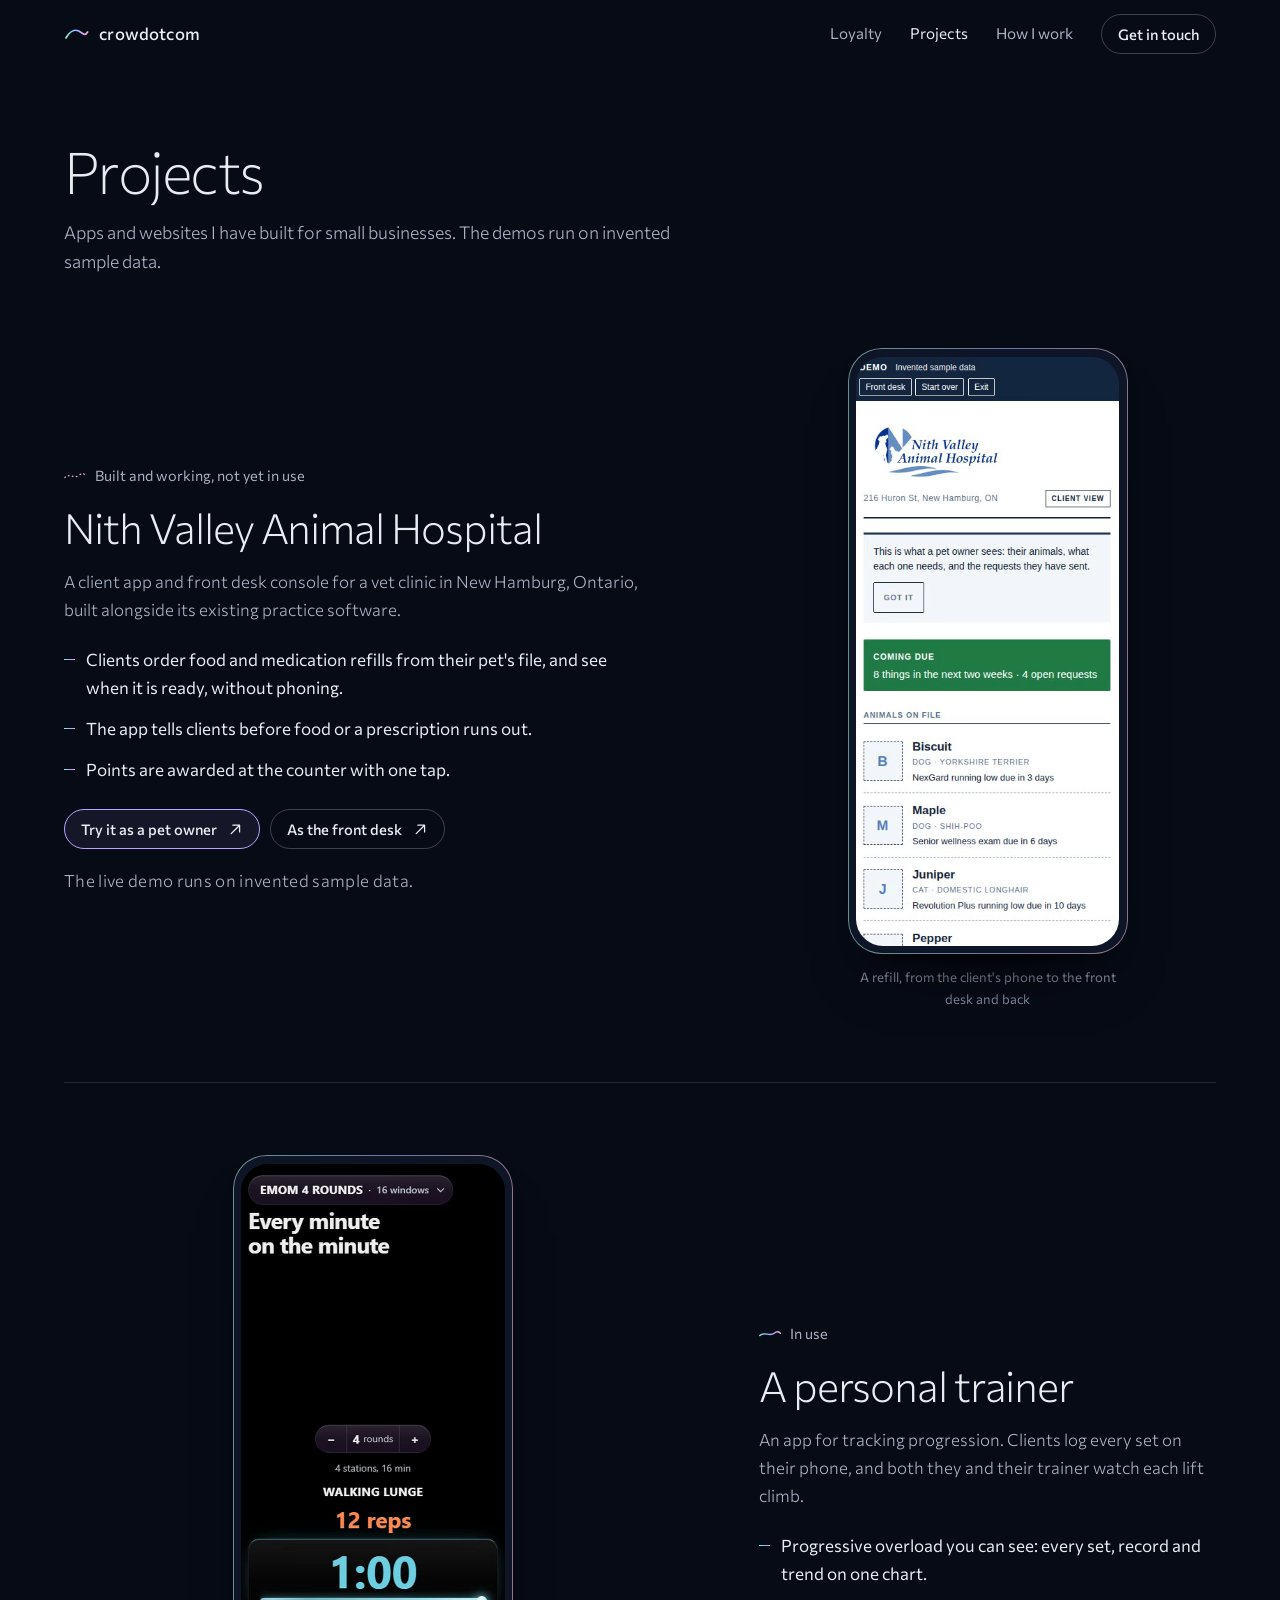
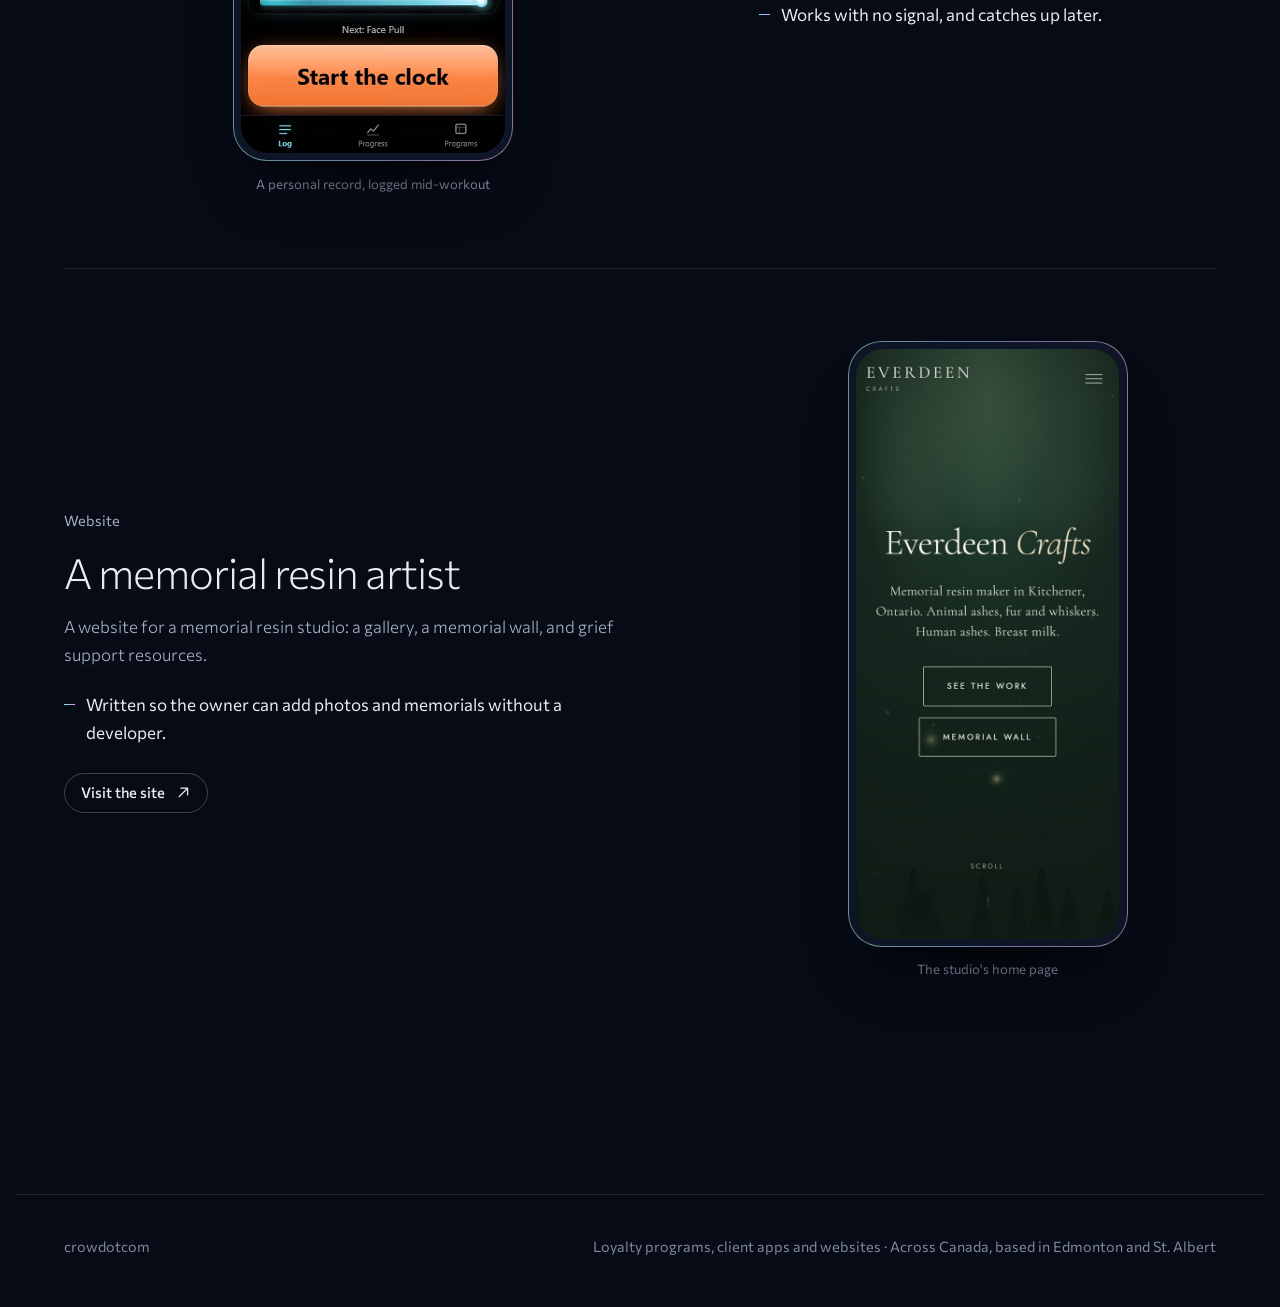
<file: projects.html>
<!doctype html>
<html lang="en">
<head>
<meta charset="utf-8">
<meta name="viewport" content="width=device-width, initial-scale=1, viewport-fit=cover">
<title>Projects · crowdotcom</title>
<meta name="description" content="Apps and websites built for small businesses: a vet clinic's client app, a personal trainer's progression app, and a memorial studio's website.">
<meta name="theme-color" content="#070b16">
<link rel="stylesheet" href="assets/site.css">
</head>
<body>

<svg width="0" height="0" style="position:absolute" aria-hidden="true" focusable="false">
  <defs>
    <linearGradient id="spectrum" x1="0" x2="1" y1="0" y2="0">
      <stop offset="0" stop-color="#8eeecf"/>
      <stop offset=".35" stop-color="#86c6ff"/>
      <stop offset=".65" stop-color="#b8a4ff"/>
      <stop offset="1" stop-color="#f3a8c8"/>
    </linearGradient>
    <!-- The timeline lines take the spectrum across the whole six months rather than across their
         own drawn extent: a flat line has no height to spread a gradient over and would vanish,
         and pinned to the timeline the colour itself reads as time, mint long ago, rose now. -->
    <linearGradient id="spectrum-line" gradientUnits="userSpaceOnUse" x1="4" x2="396" y1="0" y2="0">
      <stop offset="0" stop-color="#8eeecf"/>
      <stop offset=".35" stop-color="#86c6ff"/>
      <stop offset=".65" stop-color="#b8a4ff"/>
      <stop offset="1" stop-color="#f3a8c8"/>
    </linearGradient>
    <symbol id="i-arrow" viewBox="0 0 20 20"><path d="M4 10h11M11 5l5 5-5 5" fill="none" stroke="currentColor" stroke-width="1.5" stroke-linecap="round" stroke-linejoin="round"/></symbol>
    <symbol id="i-out" viewBox="0 0 20 20"><path d="M7 5h8v8M15 5 5 15" fill="none" stroke="currentColor" stroke-width="1.5" stroke-linecap="round" stroke-linejoin="round"/></symbol>
    <symbol id="i-down" viewBox="0 0 20 20"><path d="M10 4v11M5 11l5 5 5-5" fill="none" stroke="currentColor" stroke-width="1.5" stroke-linecap="round" stroke-linejoin="round"/></symbol>
  </defs>
</svg>


<header class="top" id="top-bar">
  <div class="wrap">
    <a class="brand" href="index.html">
      <svg viewBox="0 0 26 16" aria-hidden="true"><path d="M2 12c4-7 9-9 13-7s6 6 9 1" fill="none" stroke="url(#spectrum)" stroke-width="1.8" stroke-linecap="round"/></svg>
      <span data-brand>crowdotcom</span>
    </a>
    <nav class="nav" aria-label="Sections">
      <a href="index.html#drifting">Loyalty</a>
      <a href="projects.html" aria-current="page">Projects</a>
      <a href="index.html#how">How I work</a>
      <a class="act small" href="index.html#contact">Get in touch</a>
    </nav>
  </div>
</header>

<main id="top">

  <section class="band" aria-labelledby="projects-title">
    <div class="wrap">
      <div class="head">
        <h1 id="projects-title">Projects</h1>
        <p>Apps and websites I have built for small businesses. The demos run on invented sample data.</p>
      </div>

      <article class="project">
        <div class="project-text">
          <span class="status"><svg viewBox="0 0 28 10" aria-hidden="true"><path d="M1 7c6-6 12 2 18-3s7 1 8 0" fill="none" stroke="#f3a8c8" stroke-width="1.5" stroke-dasharray="1 4" stroke-linecap="round"/></svg>Built and working, not yet in use</span>
          <h3>Nith Valley Animal Hospital</h3>
          <p>A client app and front desk console for a vet clinic in New Hamburg, Ontario, built alongside its existing practice software.</p>
          <ul class="facts">
            <li>Clients order food and medication refills from their pet's file, and see when it is ready, without phoning.</li>
            <li>The app tells clients before food or a prescription runs out.</li>
            <li>Points are awarded at the counter with one tap.</li>
          </ul>
          <div class="try">
            <a class="act small primary" href="https://crowdotwave.github.io/nith-valley-app/?demo=client" target="_blank" rel="noopener">Try it as a pet owner <svg aria-hidden="true"><use href="#i-out"/></svg></a>
            <a class="act small" href="https://crowdotwave.github.io/nith-valley-app/?demo=staff" target="_blank" rel="noopener">As the front desk <svg aria-hidden="true"><use href="#i-out"/></svg></a>
          </div>
          <p class="sample">The live demo runs on invented sample data.</p>
        </div>
        <div class="project-media">
          <figure class="phone">
            <div class="phone-frame">
              <video class="demo-video" muted loop playsinline preload="none" poster="assets/work/nith-demo-poster.jpg"
                     aria-label="Recording of the clinic app: a client orders a refill of their dog's medication, the front desk reviews, approves and marks it ready, and the client sees it is ready for pickup.">
                <source src="assets/work/nith-demo.mp4" type="video/mp4">
                <source src="assets/work/nith-demo.webm" type="video/webm">
              </video>
            </div>
            <figcaption>A refill, from the client's phone to the front desk and back</figcaption>
          </figure>
        </div>
      </article>

      <article class="project flip">
        <div class="project-text">
          <span class="status"><svg viewBox="0 0 28 10" aria-hidden="true"><path d="M1 7c6-6 12 2 18-3s7 1 8 0" fill="none" stroke="url(#spectrum)" stroke-width="1.8" stroke-linecap="round"/></svg>In use</span>
          <h3>A personal trainer</h3>
          <p>An app for tracking progression. Clients log every set on their phone, and both they and their trainer watch each lift climb.</p>
          <ul class="facts">
            <li>Progressive overload you can see: every set, record and trend on one chart.</li>
            <li>Works with no signal, and catches up later.</li>
          </ul>
        </div>
        <div class="project-media">
          <figure class="phone">
            <div class="phone-frame">
              <video class="demo-video" muted loop playsinline preload="none" poster="assets/work/ptc-demo-poster.jpg"
                     aria-label="Recording of the workout app: a client picks the day's workout, logs two bench press sets, sets a personal record, then opens their progress charts and finds the new record on the bench press estimated one rep max.">
                <source src="assets/work/ptc-demo.mp4" type="video/mp4">
                <source src="assets/work/ptc-demo.webm" type="video/webm">
              </video>
            </div>
            <figcaption>A personal record, logged mid-workout</figcaption>
          </figure>
        </div>
      </article>

      <article class="project">
        <div class="project-text">
          <span class="status">Website</span>
          <h3>A memorial resin artist</h3>
          <p>A website for a memorial resin studio: a gallery, a memorial wall, and grief support resources.</p>
          <ul class="facts">
            <li>Written so the owner can add photos and memorials without a developer.</li>
          </ul>
          <div class="try">
            <a class="act small" href="https://crowdotwave.github.io/everdeencrafts/" target="_blank" rel="noopener">Visit the site <svg aria-hidden="true"><use href="#i-out"/></svg></a>
          </div>
        </div>
        <div class="project-media">
          <figure class="phone">
            <div class="phone-frame">
              <img src="assets/work/everdeen-home.jpg" width="584" height="1264" loading="lazy"
                   alt="The studio's home page on a phone: its name over a dark green forest at night, with buttons for the work and the memorial wall.">
            </div>
            <figcaption>The studio's home page</figcaption>
          </figure>
        </div>
      </article>
    </div>
  </section>

</main>

<footer>
  <div class="wrap">
    <span data-brand>crowdotcom</span>
    <span>Loyalty programs, client apps and websites · Across Canada, based in Edmonton and St. Albert</span>
  </div>
</footer>

<script>
  // The business name, set once on the home page and repeated here.
  const BRAND = "crowdotcom";
  document.querySelectorAll("[data-brand]").forEach(el => { el.textContent = BRAND; });
  document.title = "Projects · " + BRAND;

  const still = window.matchMedia("(prefers-reduced-motion: reduce)").matches;

  // Header gains a ground once the page has scrolled.
  (function () {
    const bar = document.getElementById("top-bar");
    const onScroll = () => bar.classList.toggle("scrolled", window.scrollY > 40);
    onScroll(); addEventListener("scroll", onScroll, { passive: true });
  })();

  /* Recordings play only on screen; reduced motion keeps the still frame. */
  (function () {
    const videos = document.querySelectorAll(".demo-video");
    if (!videos.length || still || !("IntersectionObserver" in window)) return;
    const seen = new IntersectionObserver((entries) => {
      entries.forEach(({ target, isIntersecting }) => {
        if (isIntersecting) { target.preload = "auto"; target.play().catch(() => {}); } else target.pause();
      });
    }, { threshold: 0.35 });
    videos.forEach((v) => seen.observe(v));
  })();
</script>
</body>
</html>
</file>
<file: assets/site.css>
/* crowdotcom: the styles every page shares. One file, no build step; both pages link it. */
@font-face {
  font-family: "Commissioner";
  src: url("fonts/commissioner-latin.woff2") format("woff2");
  font-weight: 100 900;
  font-display: swap;
}

/* A noctilucent summer night. The ground is the sky after sunset, the text
   is the cloud's silver body, and colour lives only at hairline edges.
   Violet is reserved: it marks the active band and the one action. */
:root {
  --night: #070b16;
  --night-2: #0b1222;
  --dusk: #13203a;
  --silver: #e8ecf2;
  --mist: #a8b2c3;
  --faint: #7f8a9e;
  --rule: rgba(232, 236, 242, .12);
  --rule-strong: rgba(232, 236, 242, .24);

  --mint: #8eeecf;
  --ice: #86c6ff;
  --rose: #f3a8c8;
  --violet: #b8a4ff;
  --violet-deep: #2a1f55;
  --edge: linear-gradient(90deg, var(--mint), var(--ice) 35%, var(--violet) 65%, var(--rose));

  --sans: "Commissioner", "Segoe UI", system-ui, sans-serif;
  --wide: 78rem;
  --gutter: clamp(1rem, 4.5vw, 3rem);
  color-scheme: dark;
}

*, *::before, *::after { box-sizing: border-box; }
html { background: var(--night); scroll-behavior: smooth; scrollbar-color: #2b3550 var(--night); }
@media (prefers-reduced-motion: reduce) { html { scroll-behavior: auto; } }
body {
  margin: 0;
  background: var(--night);
  color: var(--silver);
  font: 400 1.0625rem/1.65 var(--sans);
  -webkit-font-smoothing: antialiased;
  caret-color: var(--violet);
  font-variant-numeric: tabular-nums;
}
::selection { background: var(--violet); color: var(--night); }
::-webkit-scrollbar { width: 10px; }
::-webkit-scrollbar-track { background: var(--night); }
::-webkit-scrollbar-thumb { background: #2b3550; border-radius: 10px; border: 2px solid var(--night); }
a { color: var(--silver); text-decoration-color: rgba(184, 164, 255, .55); text-underline-offset: .22em; text-decoration-thickness: 1px; }
a:hover { text-decoration-color: var(--violet); }
:focus-visible { outline: 1.5px solid var(--violet); outline-offset: 4px; border-radius: 3px; }
h1, h2, h3 { margin: 0; font-weight: 250; letter-spacing: -.02em; text-wrap: balance; }
p { margin: 0; }
.wrap { max-width: var(--wide); margin-inline: auto; padding-inline: var(--gutter); }
.sample { font-size: .78rem; color: var(--faint); letter-spacing: .02em; }

/* Controls ------------------------------------------------------------- */

.act {
  display: inline-flex; align-items: center; gap: .6rem;
  min-height: 3rem; padding: .7rem 1.35rem;
  font: 500 1rem/1 var(--sans);
  color: var(--silver); text-decoration: none;
  border-radius: 999px;
  border: 1px solid var(--rule-strong);
  background: transparent;
  cursor: pointer;
  transition: border-color .3s cubic-bezier(.16, 1, .3, 1), background-color .3s cubic-bezier(.16, 1, .3, 1), color .3s;
}
.act svg { width: 1.05rem; height: 1.05rem; flex: none; }
.act:hover { border-color: var(--silver); }
/* The one action. Its edge is the only place violet lives in a control. */
.act.primary { border-color: var(--violet); background: rgba(184, 164, 255, .08); }
.act.primary:hover { background: rgba(184, 164, 255, .18); }
.act[disabled] { opacity: .45; cursor: not-allowed; }
.act.small { min-height: 2.5rem; padding: .5rem 1rem; font-size: .92rem; }

/* Header --------------------------------------------------------------- */

.top {
  position: fixed; inset: 0 0 auto 0; z-index: 30;
  padding-top: env(safe-area-inset-top, 0px);
  transition: background-color .4s, border-color .4s;
  border-bottom: 1px solid transparent;
}
.top.scrolled { background: rgba(7, 11, 22, .82); border-color: var(--rule); backdrop-filter: blur(12px); -webkit-backdrop-filter: blur(12px); }
.top .wrap { display: flex; align-items: center; justify-content: space-between; gap: 1rem; min-height: 4.25rem; }
.brand { display: inline-flex; align-items: center; gap: .6rem; font-weight: 500; font-size: 1.05rem; letter-spacing: .01em; text-decoration: none; }
.brand svg { width: 1.6rem; height: 1rem; }
.nav { display: flex; align-items: center; gap: 1.75rem; }
.nav a:not(.act) { font-size: .95rem; color: var(--mist); text-decoration: none; }
.nav a:not(.act):hover, .nav a[aria-current="page"] { color: var(--silver); }
@media (max-width: 48rem) { .nav a:not(.act) { display: none; } }

/* Sky ------------------------------------------------------------------- */

.sky { position: relative; isolation: isolate; overflow: hidden; background: linear-gradient(to top, var(--dusk), var(--night) 70%); }
.sky canvas { position: absolute; inset: 0; width: 100%; height: 100%; z-index: -1; display: block; }
.sky .wrap {
  min-height: min(56rem, 100svh);
  display: grid;
  grid-template-columns: minmax(0, 1.25fr) minmax(0, .75fr);
  align-items: end;
  gap: 2.5rem;
  padding-block: clamp(8rem, 18vh, 12rem) clamp(3rem, 8vh, 5.5rem);
}
@media (max-width: 60rem) { .sky .wrap { grid-template-columns: 1fr; align-items: end; min-height: 0; padding-top: clamp(15rem, 52vw, 22rem); } }

.hero-copy { display: flex; flex-direction: column; gap: 1.6rem; max-width: 44rem; }
.hero-copy h1 {
  font-size: clamp(2.7rem, 1.35rem + 5.2vw, 5.9rem);
  line-height: .98;
  font-weight: 200;
  letter-spacing: -.035em;
}
.hero-copy h1 em { font-style: normal; font-weight: 300; }
.hero-copy .lede { font-size: clamp(1.08rem, 1rem + .35vw, 1.3rem); color: var(--mist); max-width: 34rem; font-weight: 300; }
.secure { white-space: nowrap; }
.secure svg { width: .95em; height: .95em; margin: 0 .3em 0 .1em; vertical-align: -.1em; color: var(--violet); }
.actions { display: flex; flex-wrap: wrap; gap: .75rem; }
.where { font-size: .9rem; color: var(--faint); }

/* The observation panel: a sample client's history printing itself. */
.observe {
  align-self: end;
  border-top: 1px solid var(--rule-strong);
  padding-top: 1rem;
  display: flex; flex-direction: column; gap: .75rem;
  max-width: 24rem;
  width: 100%;
  justify-self: end;
}
@media (max-width: 60rem) { .observe { justify-self: start; } }
.observe-head { display: flex; justify-content: space-between; align-items: baseline; gap: 1rem; }
.observe-head b { font-weight: 500; font-size: .95rem; }
.log { list-style: none; margin: 0; padding: 0; display: grid; gap: .1rem; font-size: .9rem; }
.log li { display: grid; grid-template-columns: 3.9rem 1fr auto; gap: .75rem; padding: .3rem 0; color: var(--mist); }
.log .when { color: var(--faint); }
.log .pts { color: var(--mint); font-variant-numeric: tabular-nums; }
.log .pts.spent { color: var(--rose); }
.log li.fresh { animation: settle 1.2s cubic-bezier(.16, 1, .3, 1); }
@keyframes settle { from { color: var(--violet); } to { color: var(--mist); } }
.observe-foot { display: flex; justify-content: space-between; align-items: baseline; gap: 1rem; border-top: 1px solid var(--rule); padding-top: .6rem; }
.observe-foot .total { font-size: 1.6rem; font-weight: 250; letter-spacing: -.02em; }
.observe-foot .total output { color: var(--ice); font-weight: 350; }
/* Numbers are measurements of the light: held points ice, earned mint, waiting rose. */
.n-held, .n-wait { white-space: nowrap; }
.n-held, .client-name .n-held { color: var(--ice); } .n-wait, .client-name .n-wait { color: var(--rose); }
.observe-foot span:last-child { font-size: .85rem; color: var(--mist); text-align: right; }

/* Sections ------------------------------------------------------------- */

section { scroll-margin-top: 5rem; }
.band { padding-block: clamp(5rem, 11vw, 9rem); }
.band + .band { border-top: 1px solid var(--rule); }
.head { display: flex; flex-direction: column; gap: 1.1rem; max-width: 46rem; margin-bottom: clamp(2.75rem, 6vw, 4.5rem); }
.head h1, .head h2 { font-size: clamp(2rem, 1.2rem + 3vw, 3.6rem); line-height: 1.04; font-weight: 200; letter-spacing: -.03em; }
.head p { color: var(--mist); font-size: 1.1rem; font-weight: 300; max-width: 38rem; }

/* Drifting: the signature. Each client is an edge of light. */
.clients { list-style: none; margin: 0; padding: 0; border-top: 1px solid var(--rule); }
.client {
  display: grid;
  grid-template-columns: minmax(9rem, 1fr) minmax(0, 2.2fr) minmax(9.5rem, auto);
  align-items: center;
  gap: 1rem 2rem;
  padding: 1.4rem 0;
  border-bottom: 1px solid var(--rule);
}
@media (max-width: 44rem) { .client { grid-template-columns: 1fr auto; } .client .edge { grid-column: 1 / -1; grid-row: 2; } }
.client-name { display: flex; flex-direction: column; gap: .15rem; }
.client-name b { font-weight: 500; }
.client-name span { font-size: .88rem; color: var(--faint); }
.edge { height: 44px; width: 100%; display: block; overflow: visible; }
.edge path { fill: none; stroke-linecap: round; transition: opacity 1.4s cubic-bezier(.16, 1, .3, 1), stroke-width 1.4s cubic-bezier(.16, 1, .3, 1); }
.edge .body { stroke: rgba(232, 236, 242, .16); stroke-width: 10; }
.edge .fringe { stroke-width: 2; }
.client[data-state="vivid"] .fringe { opacity: 1; stroke-width: 2.4; }
.client[data-state="vivid"] .body { opacity: 1; }
.client[data-state="forming"] .fringe { opacity: .7; stroke-dasharray: 2 5; animation: form 2.4s linear infinite; }
.client[data-state="dispersing"] .fringe { opacity: .32; stroke-dasharray: 1 11; }
.client[data-state="dispersing"] .body { opacity: .5; }
.client[data-state="absent"] .fringe { opacity: .1; stroke-dasharray: 1 16; }
.client[data-state="absent"] .body { opacity: .2; }
@keyframes form { to { stroke-dashoffset: -28; } }
/* The thread: one client edge drawn the length of the page. It runs down the gutter beside
   each section and swings out across the gap before the next heading, drawing itself as the
   page scrolls so its head stays a little ahead of the reader, still forming. It sits under
   the content (main is lifted above it) and never crosses text, only gutters and gaps.
   Reduced motion gets the whole line, drawn and still. */
main { position: relative; z-index: 1; }
.thread { position: absolute; top: 0; left: 0; z-index: 0; pointer-events: none; overflow: visible; }
.thread path { fill: none; stroke-linecap: round; stroke-linejoin: round; }
.thread .body { stroke: rgba(232, 236, 242, .15); stroke-width: 9; }
.thread .fringe { stroke-width: 2.4; }
.thread .forming { stroke-width: 2.4; opacity: .9; stroke-dasharray: 2 5; animation: form 2.4s linear infinite; }
@media (prefers-reduced-motion: reduce) { .thread .forming { display: none; } }
.edge .t-body { stroke: rgba(232, 236, 242, .15); stroke-width: 9; }
.edge .t-on { stroke-width: 2.4; }
.edge .t-thin { stroke-width: 2; opacity: .5; stroke-dasharray: 1 7; }
.edge .t-faint { stroke-width: 2; opacity: .18; stroke-dasharray: 1 14; }
.client[data-state="forming"] .t-on { stroke-dasharray: 2 5; animation: form 2.4s linear infinite; }
@media (prefers-reduced-motion: reduce) { .client .t-on { animation: none !important; } }
.client.key { padding: .55rem 0 0; border-bottom: 0; }
.client.key .axis { display: flex; justify-content: space-between; font-size: .78rem; letter-spacing: .04em; color: var(--faint); }
@media (max-width: 44rem) { .client.key > span { display: none; } .client.key .axis { grid-column: 1 / -1; grid-row: 1; } }
.edge { position: relative; }
.edge-line { display: block; width: 100%; height: 100%; overflow: visible; }
.mark { position: absolute; width: 0; height: 0; }
.mark i { position: absolute; left: -4px; top: -4px; width: 8px; height: 8px; border-radius: 50%; background: var(--silver); box-shadow: 0 0 0 2px var(--night); }
.mark-label { position: absolute; left: 50%; bottom: 8px; transform: translateX(-50%); white-space: nowrap; font-size: .72rem; line-height: 1; color: var(--silver); letter-spacing: .01em; }
@media (max-width: 44rem) { .mark-label { font-size: .66rem; } }
.best { margin-top: clamp(2.5rem, 6vw, 4rem); display: grid; gap: 1.1rem; }
.best-head { display: flex; flex-wrap: wrap; justify-content: space-between; align-items: end; gap: 1rem 2rem; }
.best-head h3 { font-size: clamp(1.4rem, 1.1rem + 1.1vw, 2rem); font-weight: 250; line-height: 1.1; }
.best-head p { color: var(--mist); max-width: 34rem; margin-top: .4rem; }
.best-sorts { display: flex; gap: .5rem; }
.best-list { list-style: none; margin: 0; padding: 0; border-top: 1px solid var(--rule); }
.best-list li { display: grid; grid-template-columns: 2rem minmax(0, 1fr) auto; align-items: center; gap: 1rem; padding: 1rem 0; border-bottom: 1px solid var(--rule); }
.best-rank { color: var(--faint); font-variant-numeric: tabular-nums; }
.best-list li:first-child .best-rank { color: var(--silver); }
.best-who { display: flex; flex-wrap: wrap; align-items: baseline; gap: .15rem .6rem; min-width: 0; }
.best-who b { font-weight: 500; }
.best-who em { font-style: normal; font-size: .72rem; letter-spacing: .06em; text-transform: uppercase; color: var(--rose); border: 1px solid rgba(243, 168, 200, .45); border-radius: 999px; padding: .05rem .5rem; }
.best-who > span { flex-basis: 100%; font-size: .88rem; color: var(--faint); }
.best-figure { display: grid; justify-items: end; text-align: right; }
.best-figure b { font-weight: 300; font-size: 1.35rem; font-variant-numeric: tabular-nums; }
.best-figure span { font-size: .75rem; letter-spacing: .06em; text-transform: uppercase; color: var(--faint); }
.client-state { display: flex; flex-direction: column; align-items: flex-end; gap: .45rem; text-align: right; }
@media (max-width: 44rem) { .client-state { grid-column: 2; grid-row: 1; } }
.client-state .word { font-size: .92rem; color: var(--mist); }
.client[data-state="vivid"] .word { color: var(--silver); }
.client[data-state="dispersing"] .word, .client[data-state="absent"] .word { color: var(--rose); }
.kinds { display: flex; flex-wrap: wrap; align-items: center; gap: .5rem; margin-bottom: 1.2rem; }
.kinds .sample { margin-right: .3rem; }
.kind { min-height: 2.5rem; padding: .45rem 1rem; border-radius: 999px; border: 1px solid var(--rule-strong); background: transparent; color: var(--mist); font: inherit; font-size: .92rem; cursor: pointer; transition: border-color .2s, color .2s, background-color .2s; }
.kind:hover { border-color: var(--silver); color: var(--silver); }
.kind[aria-pressed="true"] { border-color: var(--silver); color: var(--silver); background: rgba(232, 236, 242, .08); }
.fits .offer h3 span { display: block; margin-top: .45rem; font-size: .9rem; font-weight: 400; letter-spacing: 0; color: var(--faint); }
.drift-note { margin-top: 1.4rem; display: flex; justify-content: space-between; flex-wrap: wrap; gap: .75rem 2rem; color: var(--mist); font-size: .95rem; }
.drift-note output { color: var(--silver); }

/* Work ----------------------------------------------------------------- */

.project {
  display: grid;
  grid-template-columns: minmax(0, 1.15fr) minmax(0, .85fr);
  gap: clamp(2.5rem, 6vw, 6rem);
  align-items: center;
  padding-block: clamp(3rem, 6vw, 4.5rem);
  border-top: 1px solid var(--rule);
}
.project:first-of-type { border-top: 0; padding-top: 0; }
.project.flip .project-media { order: -1; }
.project.solo { grid-template-columns: 1fr; }
@media (max-width: 54rem) { .project { grid-template-columns: 1fr; } .project.flip .project-media { order: 0; } }
.project-text { display: flex; flex-direction: column; gap: 1.1rem; }
.project h3 { font-size: clamp(1.7rem, 1.2rem + 1.8vw, 2.6rem); line-height: 1.08; font-weight: 250; letter-spacing: -.025em; }
.status { font-size: .9rem; color: var(--mist); display: inline-flex; align-items: center; gap: .55rem; }
.status svg { width: 1.4rem; height: .5rem; }
.project-text > p { color: var(--mist); font-weight: 300; font-size: 1.05rem; max-width: 36rem; }
.facts { list-style: none; margin: .3rem 0 0; padding: 0; display: grid; gap: .8rem; max-width: 36rem; }
.facts li { padding-left: 1.4rem; position: relative; }
.facts li::before { content: ""; position: absolute; left: 0; top: .78em; width: .7rem; height: 1px; background: var(--edge); }
.more { margin-top: clamp(2.5rem, 5vw, 3.5rem); }
.try { display: flex; flex-wrap: wrap; gap: .6rem; margin-top: .5rem; }

.project-media { display: flex; justify-content: center; }
.phone { margin: 0; width: min(17.5rem, 78vw); display: flex; flex-direction: column; gap: .8rem; }
.phone-frame {
  position: relative;
  aspect-ratio: 390 / 844;
  border-radius: 2.1rem;
  padding: .45rem;
  background: #0e1526;
  border: 1px solid var(--rule-strong);
  box-shadow: 0 40px 70px -40px rgba(0, 0, 0, .9), 0 16px 28px -22px rgba(0, 0, 0, .6);
}
.phone-frame::after {
  content: ""; position: absolute; inset: -1px; border-radius: inherit; padding: 1px;
  background: var(--edge); opacity: .45;
  -webkit-mask: linear-gradient(#000 0 0) content-box, linear-gradient(#000 0 0); -webkit-mask-composite: xor;
          mask: linear-gradient(#000 0 0) content-box exclude, linear-gradient(#000 0 0);
  pointer-events: none;
}
.phone-frame video, .phone-frame img { display: block; width: 100%; height: 100%; object-fit: cover; border-radius: 1.7rem; background: #000; }
.phone figcaption { font-size: .82rem; color: var(--faint); text-align: center; }

/* What I build --------------------------------------------------------- */

.offers { list-style: none; margin: 0; padding: 0; border-top: 1px solid var(--rule); }
.offer { display: grid; grid-template-columns: minmax(0, 1fr) minmax(0, 1.05fr); gap: 1rem 3rem; padding-block: clamp(1.6rem, 3.5vw, 2.4rem); border-bottom: 1px solid var(--rule); align-items: baseline; }
@media (max-width: 48rem) { .offer { grid-template-columns: 1fr; } }
.offer h3 { font-size: clamp(1.4rem, 1.1rem + 1.1vw, 2rem); font-weight: 250; line-height: 1.12; }
.offer p { color: var(--mist); font-weight: 300; }
.offer h3:only-child { grid-column: 1 / -1; }
.offer.lead h3 { font-size: clamp(2rem, 1.2rem + 3vw, 3.5rem); font-weight: 200; letter-spacing: -.03em; }
.offer.lead p { color: var(--silver); font-size: 1.1rem; }

/* How I work ----------------------------------------------------------- */

.versus { display: grid; }
.versus-row { display: grid; grid-template-columns: minmax(0, .8fr) minmax(0, 1fr) minmax(0, 1.2fr); gap: 1rem 2.5rem; padding-block: 1.35rem; border-bottom: 1px solid var(--rule); }
.versus-row.labels { border-bottom-color: var(--rule-strong); padding-block: 0 .8rem; font-size: .88rem; color: var(--faint); }
.versus-row.labels .me { color: var(--violet); }
.versus-q { font-weight: 500; }
.versus-them { color: var(--faint); }
.versus-me b { font-weight: 500; }
@media (max-width: 48rem) {
  .versus-row { grid-template-columns: 1fr; gap: .4rem; }
  .versus-row.labels { display: none; }
  .versus-them::before { content: "Rented platform: "; color: var(--faint); }
  .versus-me::before { content: "With me: "; color: var(--violet); }
}
.start { margin-top: clamp(3rem, 6vw, 4.5rem); display: grid; grid-template-columns: repeat(2, minmax(0, 1fr)); gap: 2rem; max-width: 52rem; }
@media (max-width: 52rem) { .start { grid-template-columns: 1fr; gap: 1.5rem; } }
.start div { display: grid; gap: .5rem; align-content: start; }
.start h3 { font-size: 1.3rem; font-weight: 300; }
.start h3 span { color: var(--faint); }
.start p { color: var(--mist); font-weight: 300; }

/* About and contact ------------------------------------------------------ */

.closing .contact { max-width: 46rem; }
.price { border-top: 1px solid var(--rule); padding-top: 1.2rem; font-size: 1.15rem; font-weight: 300; }

.contact { display: grid; gap: 1.6rem; }
.contact h2 { font-size: clamp(1.7rem, 1.2rem + 1.8vw, 2.5rem); font-weight: 250; line-height: 1.12; letter-spacing: -.02em; }
.contact > p { color: var(--mist); font-weight: 300; }
form { display: grid; gap: 1.25rem; }
.row { display: grid; grid-template-columns: repeat(2, minmax(0, 1fr)); gap: 1.25rem; }
@media (max-width: 34rem) { .row { grid-template-columns: 1fr; } }
.field { display: grid; gap: .45rem; }
.field label { font-size: .92rem; color: var(--mist); }
.field .opt { color: var(--faint); }
input, textarea {
  font: inherit; color: var(--silver);
  background: transparent;
  border: 0; border-bottom: 1px solid var(--rule-strong);
  border-radius: 0;
  padding: .6rem 0 .7rem;
  width: 100%;
  transition: border-color .3s;
}
input::placeholder, textarea::placeholder { color: var(--faint); }
input:focus, textarea:focus { outline: none; border-bottom-color: var(--violet); }
textarea { min-height: 7.5rem; resize: vertical; line-height: 1.55; }
.form-note { font-size: .9rem; color: var(--faint); }
.form-error { font-size: .95rem; color: var(--silver); border-top: 1px solid var(--rose); padding-top: .6rem; }
.form-done { border-top: 1px solid var(--violet); padding-top: 1rem; font-size: 1.1rem; font-weight: 300; }

footer .wrap { display: flex; flex-wrap: wrap; justify-content: space-between; gap: .75rem 2rem; padding-block: 2.5rem 3rem; border-top: 1px solid var(--rule); color: var(--faint); font-size: .9rem; }
</file>
